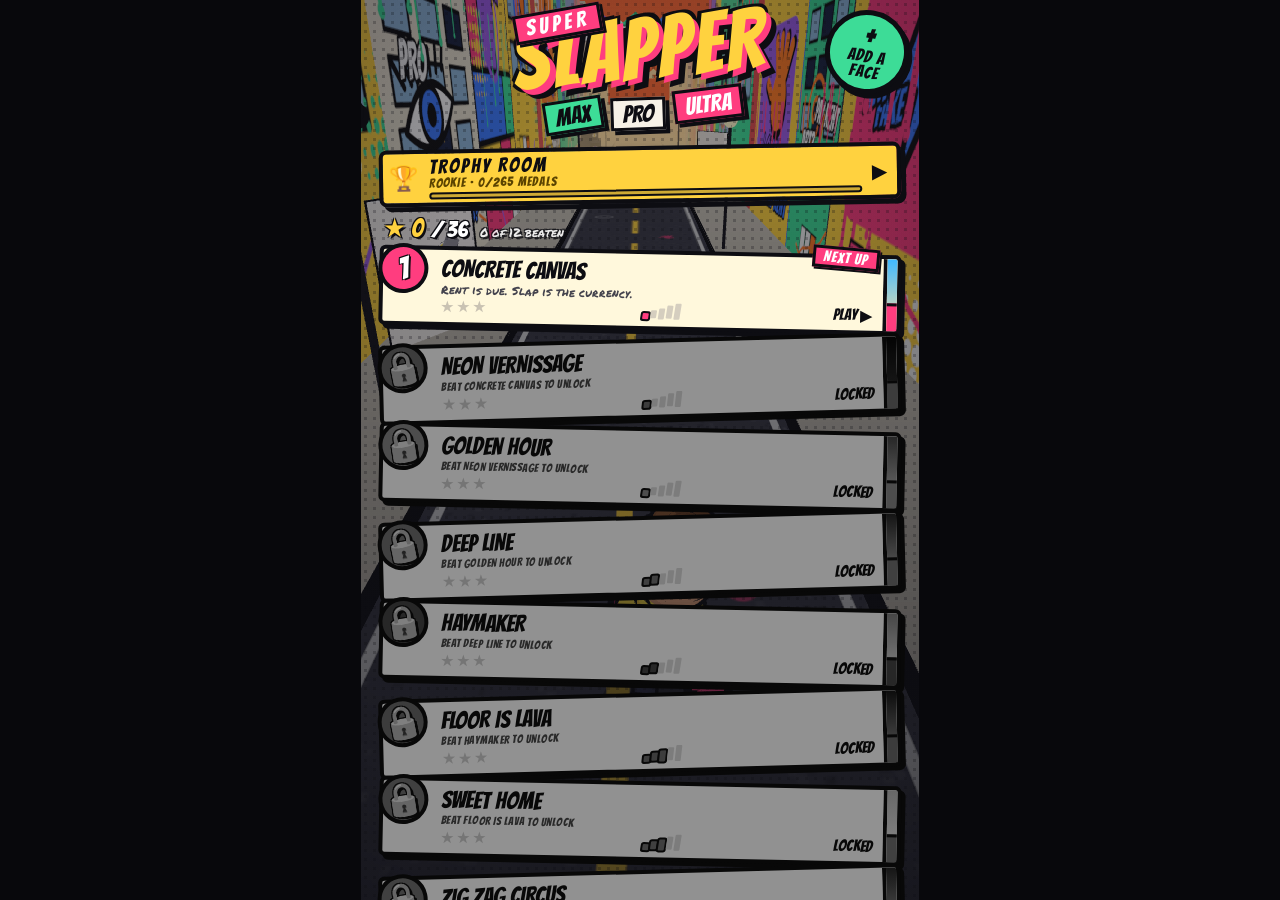
<file: index.html>
<!doctype html>
<html lang="en">
<head>
  <meta charset="utf-8" />
  <meta name="viewport" content="width=device-width, initial-scale=1, maximum-scale=1, user-scalable=no, viewport-fit=cover" />
  <meta name="theme-color" content="#111111" />
  <title>Super Slapper Max Pro Ultra</title>
  <meta name="description" content="Slap your way down the street. One thumb, twelve levels, a boss at the end of each. Free, no ads, nothing collected." />
  <!-- the web build: installable to a home screen, playable offline (public/manifest.webmanifest, public/sw.js) -->
  <link rel="manifest" href="manifest.webmanifest" />
  <link rel="icon" type="image/png" href="icons/favicon.png" />
  <link rel="apple-touch-icon" href="icons/apple-touch-icon.png" />
  <meta name="mobile-web-app-capable" content="yes" />
  <meta name="apple-mobile-web-app-capable" content="yes" />
  <meta name="apple-mobile-web-app-status-bar-style" content="black-translucent" />
  <meta name="apple-mobile-web-app-title" content="Slapper" />
  <meta property="og:title" content="Super Slapper Max Pro Ultra" />
  <meta property="og:description" content="Slap your way down the street. One thumb, twelve levels, a boss at the end of each." />
  <meta property="og:image" content="icons/icon-512.png" />
  <meta property="og:type" content="website" />
  <script type="module" crossorigin src="./assets/index-UpLVI9Vy.js"></script>
  <link rel="stylesheet" crossorigin href="./assets/index-1iw74Eny.css">
</head>
<body>
  <div id="app">
    <canvas id="c"></canvas>
    <div id="speedlines"></div>
    <div id="vignette"></div>
    <div id="fxlayer"></div>

    <div id="hud" class="hidden">
      <div id="topbar">
        <div id="hearts"></div>
        <div id="score">0</div>
        <button id="pauseBtn" aria-label="Pause">II</button>
      </div>
      <div id="progress"><div id="progressFill"></div><div id="progressEnd">☠</div></div>
      <div id="power" class="hidden"><div id="powerFill"></div><span id="powerLabel"></span></div>
      <div id="combo" class="hidden">
        <div id="comboNum">0</div><div id="comboLabel">COMBO</div>
        <div id="comboBar"><div id="comboFill"></div></div>
        <div id="mult">x1</div>
      </div>
      <div id="bossbar" class="hidden"><div id="bossName"></div><div class="bar"><div id="bossFill"></div></div></div>
      <div id="banner"></div>
      <div id="hint" class="hidden"><div class="thumb">☝</div>PUSH UP TO ADVANCE<br /><small>pull back to retreat · slide to aim and dodge</small></div>
    </div>

    <div id="menu" class="screen">
      <div class="title">
        <div class="t0">SUPER</div>
        <div class="t1">SLAPPER</div>
        <div class="t2"><span>MAX</span><span>PRO</span><span>ULTRA</span></div>
      </div>
      <button id="bFaces" class="sticker" aria-label="Put a face on the enemy"></button>
      <div id="levels"></div>
      <div class="toggles">
        <button id="tSound" class="chip"></button>
        <button id="tMusic" class="chip"></button>
        <button id="tHaptics" class="chip"></button>
      </div>
      <div id="version"></div>
      <a id="bPrivacy" href="privacy.html">PRIVACY POLICY</a>
    </div>

    <div id="faces" class="screen hidden" data-state="empty">
      <div id="fBooth">
        <img id="fPhoto" alt="" />
        <div class="guide"><i></i><span>ONE FACE · LOOKING AT YOU · GOOD LIGHT</span></div>
        <div class="scan"></div>
        <div id="fStamp"></div>
        <div class="taphint">TAP TO TEST-SLAP</div>
      </div>
      <div id="fRoster" class="hidden"></div>
      <button id="fClose" aria-label="Back">✕</button>
      <h2 class="ftitle">MAKE AN ENEMY</h2>
      <div class="fmsg"><b id="fHead"></b><p id="fBody"></p></div>
      <div id="fNameRow" class="hidden"><input id="fName" maxlength="10" placeholder="NAME THEM" autocomplete="off" autocapitalize="characters" spellcheck="false" enterkeyhint="done" /></div>
      <div id="fGender" class="hidden"><button data-g="m" class="chip">MALE</button><button data-g="f" class="chip">FEMALE</button><button data-g="any" class="chip">DOESN'T MATTER</button></div>
      <div id="fActions"></div>
      <p class="fine">Checked right here on this device. The game never sends the photo anywhere.<br />Only use people who are in on the joke. <a id="fPrivacy" href="privacy.html">Privacy policy</a></p>
      <input type="file" id="fPick" accept="image/*" hidden />
      <input type="file" id="fShoot" accept="image/*" capture="environment" hidden />
    </div>

    <div id="pause" class="screen hidden">
      <div class="panel">
        <h2>PAUSED</h2>
        <button id="bResume" class="btn">RESUME</button>
        <button id="bRestart" class="btn alt">RESTART</button>
        <button id="bQuit" class="btn alt">QUIT</button>
      </div>
    </div>

    <div id="result" class="screen hidden">
      <div class="panel">
        <h2 id="rTitle"></h2>
        <div id="rStars"></div>
        <div id="rScore"></div>
        <div id="rStats"></div>
        <button id="bNext" class="btn">NEXT LEVEL</button>
        <button id="bRetry" class="btn alt">RETRY</button>
        <button id="bMenu" class="btn alt">MENU</button>
      </div>
    </div>

    <div id="loading">LOADING…</div>
  </div>
</body>
</html>
</file>
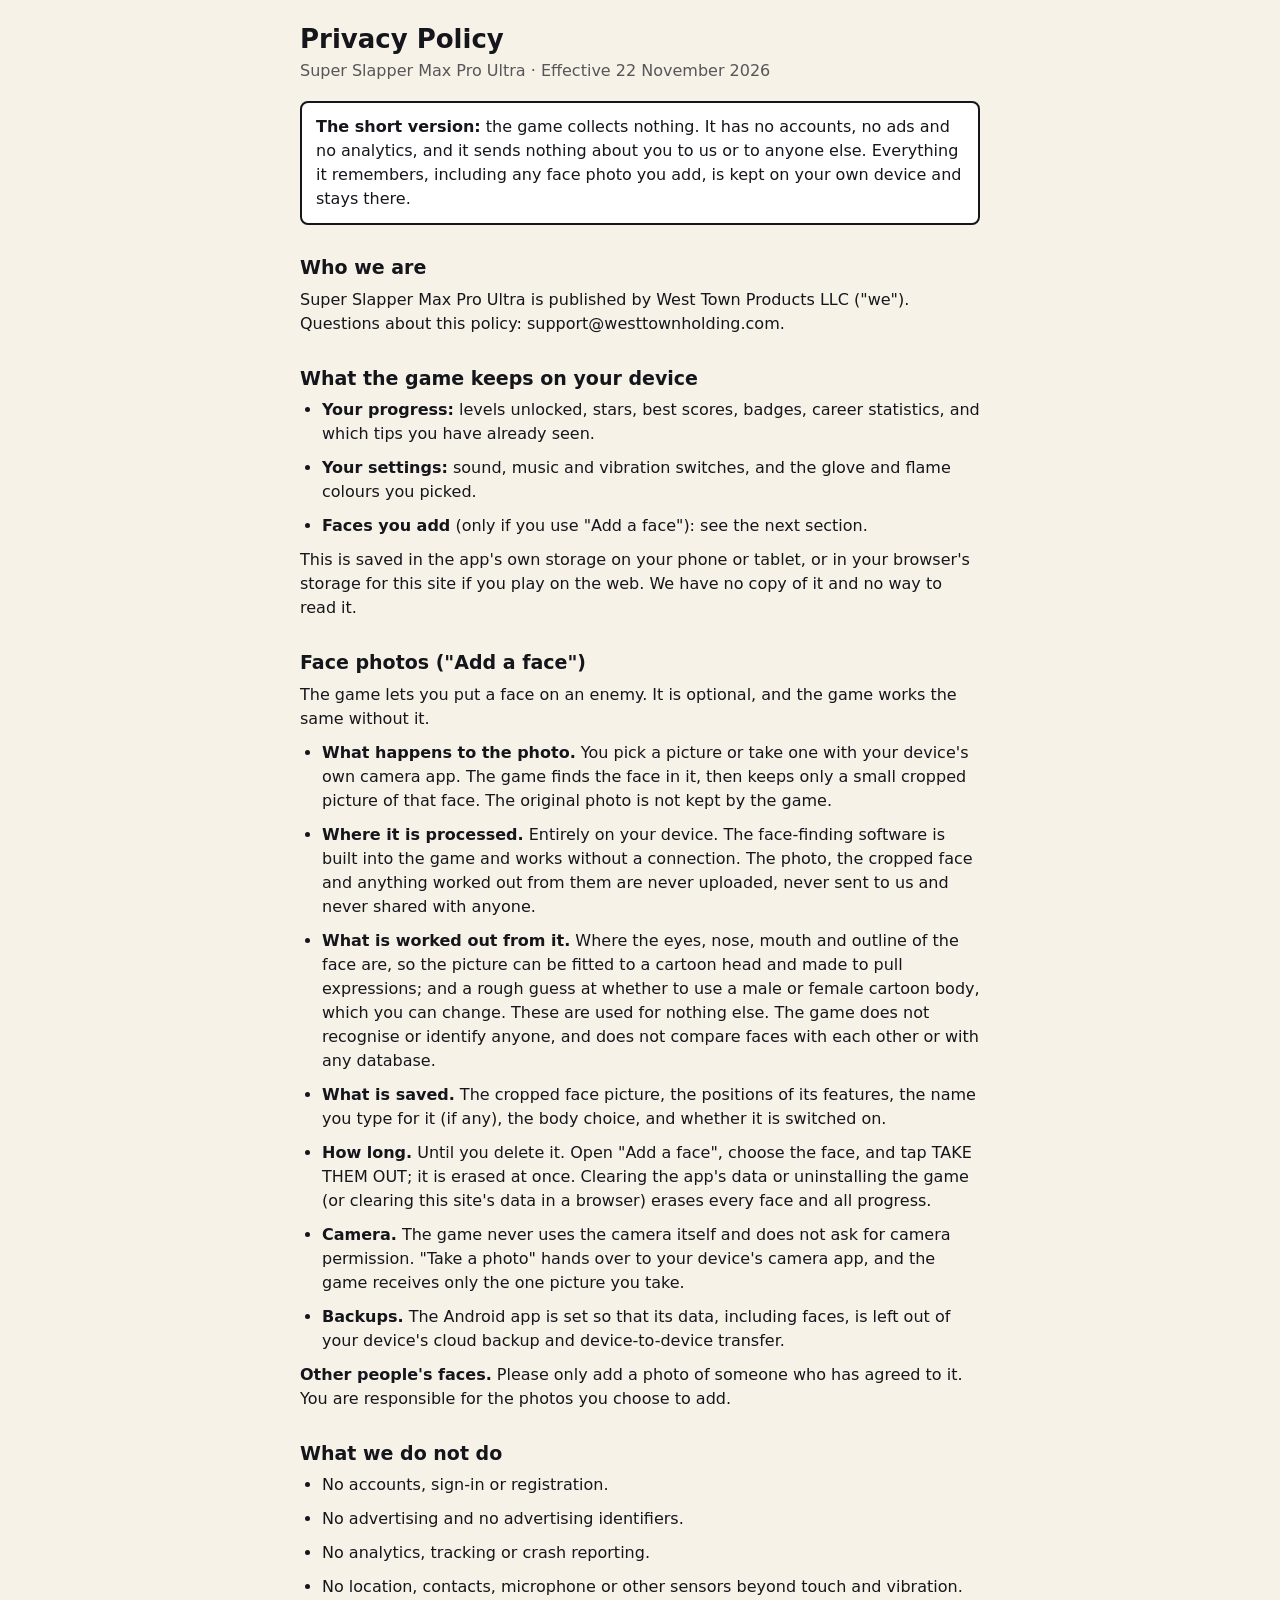
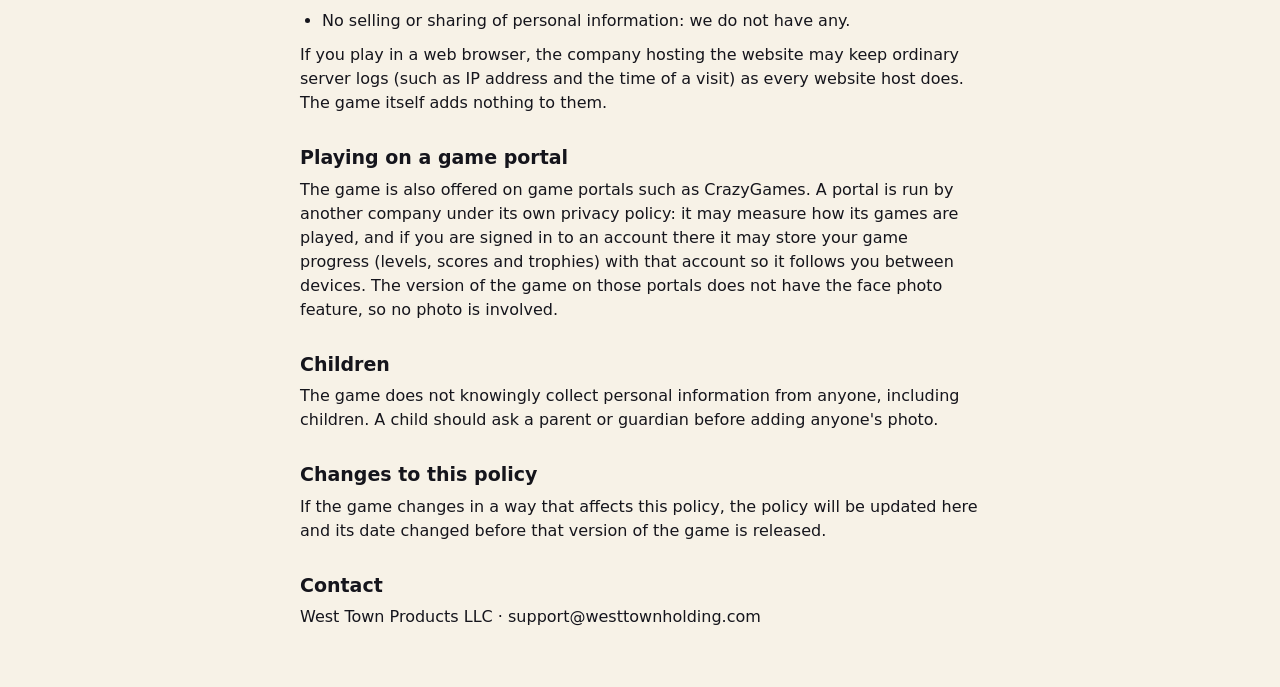
<file: privacy.html>
<!doctype html>
<html lang="en">
<head>
  <meta charset="utf-8" />
  <meta name="viewport" content="width=device-width, initial-scale=1" />
  <title>Privacy Policy · Super Slapper Max Pro Ultra</title>
  <style>
    body { margin: 0; padding: 24px 18px 48px; font: 16px/1.5 system-ui, -apple-system, "Segoe UI", Roboto, sans-serif; color: #15151c; background: #f7f2e7; }
    main { max-width: 680px; margin: 0 auto; }
    h1 { font-size: 26px; line-height: 1.2; margin: 0 0 4px; } h2 { font-size: 19px; margin: 28px 0 6px; }
    p, li { margin: 0 0 10px; } ul { padding-left: 22px; margin: 0 0 10px; } .date { opacity: .7; margin-bottom: 18px; }
    .short { padding: 12px 14px; background: #fff; border: 2px solid #15151c; border-radius: 8px; }
  </style>
</head>
<body>
<!-- The game shows everything inside <main> on its own PRIVACY screen (ui.js privacy), and this page is also what the
     stores link to. Keep it true: if the game ever starts sending anything anywhere, this has to change first. -->
<main>
  <h1>Privacy Policy</h1>
  <p class="date">Super Slapper Max Pro Ultra · Effective 22 November 2026</p>

  <p class="short"><b>The short version:</b> the game collects nothing. It has no accounts, no ads and no analytics, and it sends nothing about you to us or to anyone else. Everything it remembers, including any face photo you add, is kept on your own device and stays there.</p>

  <h2>Who we are</h2>
  <p>Super Slapper Max Pro Ultra is published by West Town Products LLC ("we"). Questions about this policy: support@westtownholding.com.</p>

  <h2>What the game keeps on your device</h2>
  <ul>
    <li><b>Your progress:</b> levels unlocked, stars, best scores, badges, career statistics, and which tips you have already seen.</li>
    <li><b>Your settings:</b> sound, music and vibration switches, and the glove and flame colours you picked.</li>
    <li><b>Faces you add</b> (only if you use "Add a face"): see the next section.</li>
  </ul>
  <p>This is saved in the app's own storage on your phone or tablet, or in your browser's storage for this site if you play on the web. We have no copy of it and no way to read it.</p>

  <h2>Face photos ("Add a face")</h2>
  <p>The game lets you put a face on an enemy. It is optional, and the game works the same without it.</p>
  <ul>
    <li><b>What happens to the photo.</b> You pick a picture or take one with your device's own camera app. The game finds the face in it, then keeps only a small cropped picture of that face. The original photo is not kept by the game.</li>
    <li><b>Where it is processed.</b> Entirely on your device. The face-finding software is built into the game and works without a connection. The photo, the cropped face and anything worked out from them are never uploaded, never sent to us and never shared with anyone.</li>
    <li><b>What is worked out from it.</b> Where the eyes, nose, mouth and outline of the face are, so the picture can be fitted to a cartoon head and made to pull expressions; and a rough guess at whether to use a male or female cartoon body, which you can change. These are used for nothing else. The game does not recognise or identify anyone, and does not compare faces with each other or with any database.</li>
    <li><b>What is saved.</b> The cropped face picture, the positions of its features, the name you type for it (if any), the body choice, and whether it is switched on.</li>
    <li><b>How long.</b> Until you delete it. Open "Add a face", choose the face, and tap TAKE THEM OUT; it is erased at once. Clearing the app's data or uninstalling the game (or clearing this site's data in a browser) erases every face and all progress.</li>
    <li><b>Camera.</b> The game never uses the camera itself and does not ask for camera permission. "Take a photo" hands over to your device's camera app, and the game receives only the one picture you take.</li>
    <li><b>Backups.</b> The Android app is set so that its data, including faces, is left out of your device's cloud backup and device-to-device transfer.</li>
  </ul>
  <p><b>Other people's faces.</b> Please only add a photo of someone who has agreed to it. You are responsible for the photos you choose to add.</p>

  <h2>What we do not do</h2>
  <ul>
    <li>No accounts, sign-in or registration.</li>
    <li>No advertising and no advertising identifiers.</li>
    <li>No analytics, tracking or crash reporting.</li>
    <li>No location, contacts, microphone or other sensors beyond touch and vibration.</li>
    <li>No selling or sharing of personal information: we do not have any.</li>
  </ul>
  <p>If you play in a web browser, the company hosting the website may keep ordinary server logs (such as IP address and the time of a visit) as every website host does. The game itself adds nothing to them.</p>

  <h2>Playing on a game portal</h2>
  <p>The game is also offered on game portals such as CrazyGames. A portal is run by another company under its own privacy policy: it may measure how its games are played, and if you are signed in to an account there it may store your game progress (levels, scores and trophies) with that account so it follows you between devices. The version of the game on those portals does not have the face photo feature, so no photo is involved.</p>

  <h2>Children</h2>
  <p>The game does not knowingly collect personal information from anyone, including children. A child should ask a parent or guardian before adding anyone's photo.</p>

  <h2>Changes to this policy</h2>
  <p>If the game changes in a way that affects this policy, the policy will be updated here and its date changed before that version of the game is released.</p>

  <h2>Contact</h2>
  <p>West Town Products LLC · support@westtownholding.com</p>
</main>
</body>
</html>
</file>
<file: assets/index-1iw74Eny.css>
@font-face{font-family:Bangers;font-style:normal;font-display:swap;font-weight:400;src:url(./bangers-vietnamese-400-normal-BbvBhFjQ.woff2)format("woff2"),url(./bangers-vietnamese-400-normal-Ll9rymNv.woff)format("woff");unicode-range:U+102-103,U+110-111,U+128-129,U+168-169,U+1A0-1A1,U+1AF-1B0,U+300-301,U+303-304,U+308-309,U+323,U+329,U+1EA0-1EF9,U+20AB}@font-face{font-family:Bangers;font-style:normal;font-display:swap;font-weight:400;src:url(./bangers-latin-ext-400-normal-7BLmjjiv.woff2)format("woff2"),url(./bangers-latin-ext-400-normal-CzVt_Cgx.woff)format("woff");unicode-range:U+100-2BA,U+2BD-2C5,U+2C7-2CC,U+2CE-2D7,U+2DD-2FF,U+304,U+308,U+329,U+1D00-1DBF,U+1E00-1E9F,U+1EF2-1EFF,U+2020,U+20A0-20AB,U+20AD-20C0,U+2113,U+2C60-2C7F,U+A720-A7FF}@font-face{font-family:Bangers;font-style:normal;font-display:swap;font-weight:400;src:url(./bangers-latin-400-normal-DeHY8Ncq.woff2)format("woff2"),url(./bangers-latin-400-normal-BAEm-Pv0.woff)format("woff");unicode-range:U+??,U+131,U+152-153,U+2BB-2BC,U+2C6,U+2DA,U+2DC,U+304,U+308,U+329,U+2000-206F,U+20AC,U+2122,U+2191,U+2193,U+2212,U+2215,U+FEFF,U+FFFD}@font-face{font-family:Permanent Marker;font-style:normal;font-display:swap;font-weight:400;src:url(./permanent-marker-latin-400-normal-BF23djCy.woff2)format("woff2"),url(./permanent-marker-latin-400-normal-BnZj5c41.woff)format("woff");unicode-range:U+??,U+131,U+152-153,U+2BB-2BC,U+2C6,U+2DA,U+2DC,U+304,U+308,U+329,U+2000-206F,U+20AC,U+2122,U+2191,U+2193,U+2212,U+2215,U+FEFF,U+FFFD}:root{--ink:#0d0d12;--pink:#ff3d7f;--yellow:#ffd23f;--mint:#3ddc97;--blue:#3d7bff;--paper:#f7f2e7}*{box-sizing:border-box;-webkit-tap-highlight-color:transparent;-webkit-user-select:none;user-select:none}html,body{overscroll-behavior:none;touch-action:none;color:#fff;background:#08080c;height:100%;margin:0;font-family:Bangers,Impact,sans-serif;overflow:hidden}body.portal #bFaces{display:none}#app{--k:1;zoom:var(--k);width:min(calc(100vw / var(--k)), calc(100dvh / var(--k) * .62));height:calc(100dvh / var(--k));background:#111;margin:auto;position:fixed;top:0;bottom:0;left:0;right:0;overflow:hidden}canvas#c{touch-action:none;width:100%;height:100%;display:block;position:absolute;top:0;bottom:0;left:0;right:0}.hidden{display:none!important}#loading{background:var(--ink);letter-spacing:3px;color:var(--yellow);z-index:50;place-items:center;font-size:42px;display:grid;position:absolute;top:0;bottom:0;left:0;right:0}.ink{text-shadow:3px 3px 0 var(--ink), -2px -2px 0 var(--ink), 2px -2px 0 var(--ink), -2px 2px 0 var(--ink), 0 4px 0 var(--ink)}button{cursor:pointer;font-family:inherit}#hud{pointer-events:none;padding:calc(env(safe-area-inset-top,0px) + 10px) 12px 12px;position:absolute;top:0;bottom:0;left:0;right:0}#topbar{justify-content:space-between;align-items:center;gap:8px;display:flex}#hearts{gap:3px;min-width:120px;font-size:26px;display:flex}#hearts span{color:#f24;text-shadow:2px 2px 0 var(--ink), -1px -1px 0 var(--ink), 1px -1px 0 var(--ink), -1px 1px 0 var(--ink);transition:transform .15s}#hearts span.off{color:#3a3a44;transform:scale(.8)}#score{letter-spacing:2px;color:var(--yellow);text-shadow:3px 3px 0 var(--ink), -2px -2px 0 var(--ink), 2px -2px 0 var(--ink), -2px 2px 0 var(--ink);font-size:38px}#pauseBtn{pointer-events:auto;border:4px solid var(--ink);background:var(--paper);width:44px;height:44px;color:var(--ink);box-shadow:3px 3px 0 var(--ink);border-radius:10px;font-size:22px;transform:rotate(3deg)}#progress{border:3px solid var(--ink);background:#0d0d12b3;border-radius:8px;height:14px;margin-top:8px;position:relative}#progressFill{background:repeating-linear-gradient(-45deg, var(--pink) 0 10px, var(--yellow) 10px 20px);border-radius:4px;width:0;height:100%}#progressEnd{color:#fff;text-shadow:2px 2px 0 var(--ink);font-size:22px;position:absolute;top:-10px;right:-4px}#power{border:3px solid var(--ink);background:#0d0d12b3;border-radius:6px;width:62%;height:20px;margin:8px auto 0;position:relative;overflow:hidden;transform:rotate(-1.5deg)}#powerFill{background:var(--yellow);height:100%}#power.frenzy #powerFill{background:var(--pink)}#power.double #powerFill{background:#00d8ff}#banner.double{color:#7df3ff;font-size:62px}#powerLabel{text-align:center;color:var(--ink);letter-spacing:1px;font-size:15px;line-height:15px;position:absolute;top:0;bottom:0;left:0;right:0}#combo{text-align:center;position:absolute;top:24%;right:10px;transform:rotate(6deg)}#comboNum{color:#fff;text-shadow:4px 4px 0 var(--pink), -2px -2px 0 var(--ink), 2px -2px 0 var(--ink), -2px 2px 0 var(--ink), 6px 6px 0 var(--ink);font-size:64px;line-height:.9}#comboLabel{color:var(--yellow);text-shadow:2px 2px 0 var(--ink), -1px -1px 0 var(--ink);letter-spacing:2px;font-size:20px}#comboBar{background:var(--ink);border-radius:4px;height:7px;margin:2px 0;overflow:hidden}#comboFill{background:var(--mint);height:100%}#mult{background:var(--yellow);color:var(--ink);border:3px solid var(--ink);box-shadow:3px 3px 0 var(--ink);padding:0 8px;font-size:26px;display:inline-block;transform:rotate(-8deg)}#combo.pulse{animation:.25s pulse}@keyframes pulse{to{transform:scale(1.12)}}#bossbar{left:12px;right:12px;top:calc(env(safe-area-inset-top,0px) + 92px);position:absolute}#bossName{color:#fff;letter-spacing:2px;text-shadow:3px 3px 0 #c0102a, -2px -2px 0 var(--ink), 2px -2px 0 var(--ink), -2px 2px 0 var(--ink);font-size:26px;transform:rotate(-2deg)}#bossbar .bar{border:4px solid var(--ink);height:20px;box-shadow:4px 4px 0 var(--ink);background:#2a0810;border-radius:4px}#bossFill{background:linear-gradient(#ff5066,#c0102a);width:100%;height:100%;transition:width .12s}#banner{text-align:center;pointer-events:none;opacity:0;font-size:76px;line-height:.95;position:absolute;top:34%;left:0;right:0}#banner.show{animation:1.5s both banner}#banner.frenzy{color:var(--pink)}#banner.glove{color:var(--yellow);font-size:50px}#banner.ko{color:#fff;font-size:130px}#banner.boss{color:#f24;font-size:64px}#banner{text-shadow:5px 5px 0 var(--ink), -3px -3px 0 var(--ink), 3px -3px 0 var(--ink), -3px 3px 0 var(--ink), 9px 9px 0 #00000080}@keyframes banner{0%{opacity:0;transform:scale(3)rotate(-14deg)}14%{opacity:1;transform:scale(1)rotate(-6deg)}80%{opacity:1;transform:scale(1.05)rotate(-6deg)}to{opacity:0;transform:scale(.7)rotate(-6deg)translateY(-30px)}}#hint{text-align:center;text-shadow:3px 3px 0 var(--ink), -2px -2px 0 var(--ink), 2px -2px 0 var(--ink), -2px 2px 0 var(--ink);font-size:30px;position:absolute;bottom:13%;left:0;right:0}#hint small{color:var(--yellow);font-size:18px}#hint .thumb{font-size:50px;animation:1.2s ease-in-out infinite swipe}@keyframes swipe{0%,to{transform:translateY(-6px)}50%{transform:translateY(-58px)}}#fxlayer{pointer-events:none;position:absolute;top:0;bottom:0;left:0;right:0;overflow:hidden}.pop{white-space:nowrap;animation:.7s cubic-bezier(.2,1.4,.4,1) both pop;position:absolute;transform:translate(-50%,-50%)}.pop.word{color:var(--yellow);text-shadow:3px 3px 0 var(--pink), -2px -2px 0 var(--ink), 2px -2px 0 var(--ink), -2px 2px 0 var(--ink), 5px 5px 0 var(--ink);font-size:46px}.pop.pts{color:#fff;text-shadow:2px 2px 0 var(--ink), -2px -2px 0 var(--ink), 2px -2px 0 var(--ink), -2px 2px 0 var(--ink);font-size:28px;animation-duration:.9s}.pop.hurt{color:#f24;text-shadow:3px 3px 0 #fff, 5px 5px 0 var(--ink)}.pop.heal{color:var(--mint)}.pop.crowd{color:#fff;text-shadow:2px 2px 0 var(--blue), -2px -2px 0 var(--ink), 2px -2px 0 var(--ink), -2px 2px 0 var(--ink), 3px 3px 0 var(--ink);font-size:22px;animation-duration:1.4s}.pop.crowd.boo{color:#ff9ecb;text-shadow:2px 2px 0 #c8102e, -2px -2px 0 var(--ink), 2px -2px 0 var(--ink), -2px 2px 0 var(--ink), 3px 3px 0 var(--ink)}@keyframes pop{0%{opacity:0;transform:translate(-50%, -50%) scale(.2) rotate(var(--rot))}25%{opacity:1;transform:translate(-50%, -80%) scale(1.25) rotate(var(--rot))}70%{opacity:1;transform:translate(-50%, -120%) scale(1) rotate(var(--rot))}to{opacity:0;transform:translate(-50%, -190%) scale(.8) rotate(var(--rot))}}#splat{pointer-events:none;opacity:0;--c:#ff3d7f;background:radial-gradient(circle at 30% 34%, var(--c) 0 13%, transparent 13.5%), radial-gradient(circle at 44% 27%, var(--c) 0 7%, transparent 7.5%), radial-gradient(circle at 68% 48%, var(--c) 0 16%, transparent 16.5%), radial-gradient(circle at 57% 63%, var(--c) 0 6%, transparent 6.5%), radial-gradient(circle at 22% 58%, var(--c) 0 8%, transparent 8.5%), radial-gradient(circle at 80% 30%, var(--c) 0 5%, transparent 5.5%);position:absolute;top:0;bottom:0;left:0;right:0}#splat.on{animation:1.5s ease-in both splat}@keyframes splat{0%{opacity:.7;transform:scale(.6)}8%{transform:scale(1)}45%{opacity:.55;transform:translateY(0)}to{opacity:0;transform:translateY(9%)}}#stick{pointer-events:none;opacity:0;width:0;height:0;transition:opacity .15s;position:absolute;top:0;left:0}#stick.on{opacity:.75}#stick i{border:4px solid var(--ink);background:#f7f2e738;border-radius:50%;width:82px;height:82px;position:absolute;top:-41px;left:-41px;box-shadow:0 0 0 2px #ffffff80}#stick i:before,#stick i:after{content:"";border:9px solid #0000;margin-left:-9px;position:absolute;left:50%}#stick i:before{border-bottom-color:var(--yellow);top:-30px}#stick i:after{border-top-color:var(--yellow);bottom:-30px}#stick b{background:var(--pink);border:4px solid var(--ink);border-radius:50%;width:46px;height:46px;position:absolute;top:0;left:0;transform:translate(-50%,-50%)}#impact{pointer-events:none;opacity:0;--x:50%;--y:45%;position:absolute;top:0;bottom:0;left:0;right:0}#impact:before,#impact:after{content:"";position:absolute;top:0;bottom:0;left:0;right:0}#impact:before{background:#fff}#impact:after{background:repeating-conic-gradient(from 3deg at var(--x) var(--y), #0d0d12 0 2.2deg, transparent 2.2deg 7deg, #0d0d12 7deg 8deg, transparent 8deg 15deg);-webkit-mask-image:radial-gradient(circle at var(--x) var(--y), transparent 16%, #000 46%);-webkit-mask-image:radial-gradient(circle at var(--x) var(--y), transparent 16%, #000 46%);mask-image:radial-gradient(circle at var(--x) var(--y), transparent 16%, #000 46%)}#impact.on{animation:.55s linear both impactAll}#impact.on:before{animation:.55s linear both impactFlash}@keyframes impactAll{0%{opacity:1}55%{opacity:1}to{opacity:0}}@keyframes impactFlash{0%{opacity:1}14%{opacity:.9}30%{opacity:0}to{opacity:0}}#banner.finisher{color:#fff;text-shadow:5px 5px 0 var(--pink), -3px -3px 0 var(--ink), 3px -3px 0 var(--ink), -3px 3px 0 var(--ink), 10px 10px 0 var(--ink);font-size:72px}#focus{pointer-events:none;opacity:0;background:radial-gradient(at 50% 56%,#0000 32%,#080414b8 100%);transition:opacity .28s;position:absolute;top:0;bottom:0;left:0;right:0}#focus.on{opacity:1;transition-duration:80ms}#vignette{pointer-events:none;opacity:0;background:radial-gradient(#0000 45%,#ff1432bf 100%);position:absolute;top:0;bottom:0;left:0;right:0}#vignette.hit{animation:.5s vig}@keyframes vig{0%{opacity:1}to{opacity:0}}#speedlines{pointer-events:none;opacity:0;background:repeating-conic-gradient(at 50% 62%,#0000 0deg 7deg,#ffffff38 7deg 8deg);transition:opacity .25s;position:absolute;top:-20%;bottom:-20%;left:-20%;right:-20%;-webkit-mask-image:radial-gradient(circle at 50% 62%,#0000 34%,#000 75%);mask-image:radial-gradient(circle at 50% 62%,#0000 34%,#000 75%)}#speedlines.on{opacity:1;animation:1.2s linear infinite spin}@keyframes spin{to{transform:rotate(8deg)}}.screen{padding:calc(env(safe-area-inset-top,0px) + 28px) 18px 18px;background:radial-gradient(#0d0d1240 1.5px,#0000 1.6px) 0 0/9px 9px,linear-gradient(#0d0d1259,#0d0d12b8);flex-direction:column;align-items:center;display:flex;position:absolute;top:0;bottom:0;left:0;right:0;overflow-y:auto}.title{text-align:center;margin-top:3dvh;position:relative;transform:rotate(-5deg)}.t0{z-index:1;color:#fff;background:var(--pink);border:4px solid var(--ink);box-shadow:4px 4px 0 var(--ink);letter-spacing:4px;padding:2px 12px 0;font-size:min(8vw,36px);line-height:1;position:absolute;top:-.55em;left:2%;transform:rotate(-5deg)}.t1{color:var(--yellow);letter-spacing:3px;text-shadow:5px 5px 0 var(--pink), -3px -3px 0 var(--ink), 3px -3px 0 var(--ink), -3px 3px 0 var(--ink), 10px 10px 0 var(--ink);font-size:min(27vw,16dvh,122px);line-height:.85}.t2{justify-content:center;gap:8px;margin-top:12px;display:flex}.t2 span{border:4px solid var(--ink);color:var(--ink);box-shadow:4px 4px 0 var(--ink);padding:2px 12px;font-size:min(8.5vw,38px)}.t2 span:first-child{background:var(--mint);transform:rotate(-4deg)}.t2 span:nth-child(2){background:var(--paper);transform:rotate(3deg)translateY(4px)}.t2 span:nth-child(3){background:var(--pink);color:#fff;transform:rotate(-2deg)}#levels{flex-direction:column;gap:14px;width:100%;margin-top:6dvh;display:flex}.level{text-align:left;border:5px solid var(--ink);background:var(--paper);width:100%;color:var(--ink);box-shadow:6px 6px 0 var(--ink);border-radius:6px;padding:12px 14px 12px 74px;font-size:30px;line-height:1;display:block;position:relative}.level:nth-child(odd){transform:rotate(-1.5deg)}.level:nth-child(2n){transform:rotate(1.2deg)}.level:active{box-shadow:2px 2px 0 var(--ink);transform:translate(4px,4px)}.level .num{color:#fff;background:var(--pink);border:5px solid var(--ink);width:66px;height:66px;text-shadow:2px 2px 0 var(--ink);border-radius:50%;place-items:center;font-size:44px;display:grid;position:absolute;top:-8px;left:-6px;transform:rotate(-10deg)}.level:nth-child(2n) .num{background:var(--blue)}.level small{color:#44434d;margin-top:5px;font-family:Permanent Marker,cursive;font-size:14px;display:block}.level .meta{justify-content:space-between;margin-top:6px;font-size:20px;display:flex}.level .stars{color:#c9c2b2;letter-spacing:2px}.level .stars b{color:#ff9f1c;font-weight:400}.level.locked{filter:grayscale()brightness(.6)}.toggles{gap:10px;margin-top:auto;padding-top:18px;display:flex}.chip{border:4px solid var(--ink);background:var(--yellow);color:var(--ink);box-shadow:3px 3px 0 var(--ink);border-radius:20px;padding:6px 12px;font-size:18px}.chip.off{color:#c8c8d0;background:#5b5b66}#version{opacity:.7;margin-top:10px;padding:6px 20px;font-family:Permanent Marker,cursive;font-size:12px}.panel{background:var(--paper);width:100%;color:var(--ink);border:6px solid var(--ink);box-shadow:9px 9px 0 var(--ink);text-align:center;flex-direction:column;gap:12px;margin:auto;padding:22px 18px;animation:.35s cubic-bezier(.2,1.5,.4,1) drop;display:flex;transform:rotate(-1.5deg)}@keyframes drop{0%{opacity:0;transform:rotate(8deg)scale(.5)}}.panel h2{color:var(--pink);text-shadow:3px 3px 0 var(--ink);letter-spacing:2px;margin:0;font-size:62px;font-weight:400;line-height:1}.panel h2.lose{color:#5b5b66}#rStars{color:#c9c2b2;font-size:62px;line-height:1}#rStars b{color:#ff9f1c;text-shadow:3px 3px 0 var(--ink);font-weight:400;animation:.4s cubic-bezier(.2,1.8,.4,1) both starIn;display:inline-block}#rStars b:nth-child(2){animation-delay:.25s}#rStars b:nth-child(3){animation-delay:.5s}@keyframes starIn{0%{transform:scale(0)rotate(-180deg)}}#rScore{font-size:54px;line-height:1}#rStats{color:#44434d;font-family:Permanent Marker,cursive;font-size:15px;line-height:1.6}.btn{border:5px solid var(--ink);background:var(--pink);color:#fff;box-shadow:5px 5px 0 var(--ink);text-shadow:2px 2px 0 var(--ink);letter-spacing:2px;border-radius:6px;padding:8px;font-size:34px}.btn.alt{background:var(--paper);color:var(--ink);text-shadow:none;font-size:26px}.btn:active{box-shadow:2px 2px 0 var(--ink);transform:translate(3px,3px)}.lil-gui.root{z-index:99;--width:270px;max-height:100%;font-family:system-ui,-apple-system,BlinkMacSystemFont,Segoe UI,Roboto,Noto Sans,Ubuntu,Cantarell,Helvetica Neue,sans-serif;position:absolute;top:0;right:0}.bubble{pointer-events:none;--s:1;--rot:0deg;width:0;height:0;position:absolute}.bubble .bw{transform:translateX(-50%) scale(var(--s)) rotate(var(--rot));transform-origin:50% 100%;position:absolute;bottom:12px;left:0}.bubble .b{width:max-content;max-width:190px;color:var(--ink);border:4px solid var(--ink);box-shadow:4px 4px 0 var(--ink);letter-spacing:.5px;text-align:center;transform-origin:50% 100%;background:#fff;border-radius:16px;padding:5px 12px 3px;font-size:22px;line-height:1.05;animation:.2s cubic-bezier(.2,1.7,.4,1) both bubbleIn;position:relative}.bubble .b:before,.bubble .b:after{content:"";border:solid #0000;position:absolute;left:50%}.bubble .b:before{border-width:13px 11px 0;border-top-color:var(--ink);margin-left:-11px;bottom:-17px}.bubble .b:after{border-width:9px 7px 0;border-top-color:#fff;margin-left:-7px;bottom:-9px}.bubble .b i{visibility:hidden;font-style:normal}.bubble.out .b{animation:.18s ease-in both bubbleOut}.bubble.shout .b{background:var(--yellow);font-size:26px}.bubble.shout .b:after{border-top-color:var(--yellow)}.bubble.laugh .b{background:var(--mint);font-size:20px}.bubble.laugh .b:after{border-top-color:var(--mint)}.bubble.fear .b{background:#cfe8ff;font-size:19px;animation:.2s both bubbleIn,90ms linear .2s infinite tremble}.bubble.fear .b:after{border-top-color:#cfe8ff}.bubble.mime .b{color:#55545e;box-shadow:none;border-style:dashed;font-family:Permanent Marker,cursive;font-size:15px}.bubble.chant .b{background:var(--pink);color:#fff;text-shadow:2px 2px 0 var(--ink);padding:2px 12px 0;font-size:34px;animation:.12s cubic-bezier(.2,2,.4,1) both bubbleIn}.bubble.chant .b:after{border-top-color:var(--pink)}@keyframes bubbleIn{0%{transform:scale(0)rotate(-12deg)}to{transform:scale(1)}}@keyframes bubbleOut{to{opacity:0;transform:scale(0)}}@keyframes tremble{0%{translate:-1.5px}50%{translate:1.5px}to{translate:-1.5px}}#frenzyBtn{right:12px;bottom:calc(env(safe-area-inset-bottom,0px) + 22px);border:5px solid var(--ink);pointer-events:auto;color:#fff;--p:0;background:conic-gradient(var(--pink) calc(var(--p) * 360deg), #0d0d12b8 0);width:96px;height:96px;box-shadow:4px 4px 0 var(--ink);touch-action:none;border-radius:50%;padding:0;position:absolute;transform:rotate(-6deg)}#frenzyBtn i{border:3px solid var(--ink);background:#23232c;border-radius:50%;position:absolute;top:9px;bottom:9px;left:9px;right:9px}#frenzyBtn b,#frenzyBtn span{text-align:center;text-shadow:2px 2px 0 var(--ink);font-weight:400;position:absolute;left:0;right:0}#frenzyBtn b{letter-spacing:1px;color:#8d8d99;font-size:17px;top:26px}#frenzyBtn span{color:#c8c8d0;font-size:22px;top:46px}#frenzyBtn.ready{background:conic-gradient(var(--yellow), var(--pink), var(--mint), var(--yellow));animation:.45s ease-in-out infinite alternate fready}#frenzyBtn.ready i{background:var(--pink)}#frenzyBtn.ready b{color:#fff}#frenzyBtn.ready span{color:var(--yellow);font-size:28px;top:44px}#frenzyBtn.active{opacity:.45}#frenzyBtn.active span{color:var(--mint)}#frenzyBtn.nope{animation:.3s fnope}@keyframes fready{0%{transform:rotate(-6deg)scale(1)}to{transform:rotate(4deg)scale(1.16)}}@keyframes fnope{0%,to{transform:rotate(-6deg)translate(0)}25%{transform:rotate(-6deg)translate(-7px)}75%{transform:rotate(-6deg)translate(7px)}}#mash{pointer-events:none;flex-direction:column;align-items:center;gap:8px;display:flex;position:absolute;top:30%;left:0;right:0}#mash .mtitle{color:#fff;text-shadow:5px 5px 0 var(--pink), -3px -3px 0 var(--ink), 3px -3px 0 var(--ink), -3px 3px 0 var(--ink), 9px 9px 0 var(--ink);font-size:78px;line-height:.9;animation:80ms linear infinite mshake;transform:rotate(-5deg)}#mash .mtitle.slam{animation:.3s cubic-bezier(.2,1.8,.4,1) mslam,80ms linear .3s infinite mshake}#mash .mring{--p:0;--c:#fff;border:6px solid var(--ink);width:150px;height:150px;box-shadow:5px 5px 0 var(--ink);background:conic-gradient(var(--c) calc(var(--p) * 360deg), #0d0d12cc 0);border-radius:50%;place-items:center;display:grid}#mash .mring.hit{animation:.12s mhit}#mash .mcount{background:var(--paper);border:5px solid var(--ink);width:104px;height:104px;color:var(--ink);border-radius:50%;place-items:center;font-size:62px;display:grid}#mash .mtiers{gap:8px;display:flex}#mash .mtiers span{border:4px solid var(--ink);color:#c8c8d0;box-shadow:3px 3px 0 var(--ink);background:#5b5b66;padding:1px 10px 0;font-size:24px;transform:rotate(-3deg)}#mash .mtiers span:nth-child(2){transform:rotate(2deg)}#mash .mtiers span small{opacity:.8;margin-left:5px;font-size:13px}#mash .mtiers span.on{background:var(--c);color:var(--ink);transform:rotate(-3deg)scale(1.18)}#mash .mtime{border:3px solid var(--ink);background:#0d0d12bf;border-radius:6px;width:56%;height:12px;overflow:hidden}#mash .mtime i{background:var(--yellow);width:100%;height:100%;display:block}#mash .msub{color:var(--yellow);text-shadow:2px 2px 0 var(--ink), -1px -1px 0 var(--ink);letter-spacing:1px;font-size:20px}@keyframes mshake{0%{translate:-2px 1px}50%{translate:2px -1px}to{translate:-2px 1px}}@keyframes mslam{0%{transform:rotate(-5deg)scale(2.6)}to{transform:rotate(-5deg)scale(1)}}@keyframes mhit{0%{transform:scale(1.18)}to{transform:scale(1)}}#banner.tier0{color:var(--mint)}#banner.tier1{color:var(--yellow)}#banner.tier2{color:var(--pink);font-size:64px}#cine{z-index:20;touch-action:none;position:absolute;top:0;bottom:0;left:0;right:0}#cine.out{opacity:0;pointer-events:none;transition:opacity .25s}#cine .bar{background:var(--ink);height:9%;transition:transform .28s ease-out;position:absolute;left:0;right:0}#cine .bar.top{top:0;transform:translateY(-100%)}#cine .bar.bot{bottom:0;transform:translateY(100%)}#cine.in .bar{transform:none}#cine .dlg{background:var(--paper);min-height:108px;color:var(--ink);border:5px solid var(--ink);box-shadow:6px 6px 0 var(--ink);border-radius:10px;padding:24px 16px 16px;position:absolute;bottom:calc(9% + 16px);left:12px;right:12px;transform:rotate(-1deg)}#cine .who{border:4px solid var(--ink);letter-spacing:1px;color:var(--ink);box-shadow:3px 3px 0 var(--ink);padding:2px 12px 0;font-size:22px;position:absolute;top:-21px;right:14px;transform:rotate(3deg)}#cine .dlg.left .who{left:14px;right:auto;transform:rotate(-3deg)}#cine .txt{letter-spacing:.5px;font-size:25px;line-height:1.12}#cine .txt i{visibility:hidden;font-style:normal}#cine .next{opacity:0;font-size:18px;position:absolute;bottom:5px;right:12px}#cine .dlg.done .next{animation:.7s steps(2,end) infinite cblink}@keyframes cblink{0%{opacity:1}50%{opacity:0}to{opacity:1}}#cine .skip{right:12px;top:calc(env(safe-area-inset-top,0px) + 12px);letter-spacing:1px;background:var(--paper);color:var(--ink);border:4px solid var(--ink);border-radius:18px;padding:4px 14px 2px;font-size:19px;position:absolute}#cine .card{text-align:center;color:var(--yellow);opacity:0;pointer-events:none;text-shadow:5px 5px 0 var(--pink), -3px -3px 0 var(--ink), 3px -3px 0 var(--ink), -3px 3px 0 var(--ink), 10px 10px 0 var(--ink);font-size:92px;line-height:.9;position:absolute;top:34%;left:0;right:0}#cine .card.show{animation:1.4s both banner}#hyper{text-align:center;pointer-events:none;--k:0;position:absolute;transform:translate(-50%,-100%)}#hyper b{font-weight:400;font-size:calc(54px + var(--k) * 46px);color:color-mix(in srgb, var(--yellow), var(--pink) calc(var(--k) * 100%));text-shadow:4px 4px 0 var(--ink), -3px -3px 0 var(--ink), 3px -3px 0 var(--ink), -3px 3px 0 var(--ink), 7px 7px 0 var(--ink);line-height:.85;display:block}#hyper span{letter-spacing:2px;color:#fff;text-shadow:2px 2px 0 var(--ink), -2px -2px 0 var(--ink), 2px -2px 0 var(--ink), -2px 2px 0 var(--ink);font-size:20px}#hyper.tick b{animation:.11s ease-out hpop}#hyper.full span{color:var(--pink);white-space:nowrap;font-size:30px}#hyper.done b{animation:.6s cubic-bezier(.2,1.8,.4,1) both hdone}@keyframes hpop{0%{transform:scale(1.5)rotate(-8deg)}to{transform:scale(1)rotate(0)}}@keyframes hdone{0%{transform:scale(2.2)rotate(-12deg)}60%{opacity:1;transform:scale(1.15)rotate(4deg)}to{opacity:0;transform:scale(1.3)rotate(4deg)}}#banner.up{font-size:44px;top:15%}.sticker{right:10px;top:calc(env(safe-area-inset-top,0px) + 10px);border:5px solid var(--ink);background:var(--mint);width:84px;height:84px;color:var(--ink);box-shadow:4px 4px 0 var(--ink);z-index:2;border-radius:50%;place-items:center;padding:0;animation:2.6s ease-in-out infinite sticker;display:grid;position:absolute;overflow:hidden;transform:rotate(9deg)}.sticker i{font-size:34px;font-style:normal;line-height:1;position:absolute;top:2px}.sticker span{letter-spacing:1px;margin-top:24px;font-size:17px;line-height:.95}.sticker.has{background:var(--paper)}.sticker.has canvas{width:100%;height:100%;position:absolute;top:0;bottom:0;left:0;right:0}.sticker.has span{background:var(--pink);color:#fff;border-top:3px solid var(--ink);white-space:nowrap;margin:0;padding:2px 0 5px;font-size:14px;position:absolute;bottom:0;left:0;right:0;overflow:hidden}.sticker:active{transform:rotate(9deg)scale(.94)}@keyframes sticker{0%,86%,to{rotate:0deg}90%{rotate:-9deg}94%{rotate:7deg}97%{rotate:-3deg}}#faces{padding-top:calc(env(safe-area-inset-top,0px) + 16px);background:0 0;gap:10px;overflow:hidden}#faces>*{z-index:2;position:relative}#fBooth{aspect-ratio:1;border:6px solid var(--ink);width:min(68vw,34dvh,280px);box-shadow:0 0 0 5px var(--paper), 0 0 0 10px var(--ink), 0 0 0 2000px #0d0d12db;border-radius:10px;flex:none;order:2;overflow:visible;transform:rotate(-2deg);z-index:1!important}.ftitle{color:var(--yellow);letter-spacing:2px;text-shadow:4px 4px 0 var(--pink), -2px -2px 0 var(--ink), 2px -2px 0 var(--ink), -2px 2px 0 var(--ink), 7px 7px 0 var(--ink);order:1;margin:0 0 8px 46px;font-size:min(10.5vw,44px);font-weight:400;line-height:1;transform:rotate(-3deg)}#fClose{left:12px;top:calc(env(safe-area-inset-top,0px) + 12px);border:4px solid var(--ink);background:var(--paper);width:44px;height:44px;color:var(--ink);box-shadow:3px 3px 0 var(--ink);border-radius:10px;font-size:22px;z-index:3!important;position:absolute!important}#fPhoto{object-fit:cover;border-radius:4px;width:100%;height:100%;display:none;position:absolute;top:0;bottom:0;left:0;right:0}#faces[data-state=checking] #fPhoto,#faces[data-state=rejected] #fPhoto,#faces[data-state=ask] #fPhoto{display:block}#faces[data-state=rejected] #fPhoto{filter:grayscale(.8)brightness(.6)}#fBooth .guide{background:repeating-linear-gradient(45deg,#2b2b36 0 14px,#32323f 14px 28px);border-radius:4px;place-items:center;display:none;position:absolute;top:0;bottom:0;left:0;right:0}#faces[data-state=empty] .guide{display:grid}.guide i{border:5px dashed var(--yellow);border-radius:50% 50% 46% 46%/44% 44% 56% 56%;width:46%;height:60%;margin-top:-12%}.guide span{text-align:center;letter-spacing:.5px;white-space:nowrap;color:var(--yellow);text-shadow:2px 2px 0 var(--ink);font-size:min(3.4vw,14px);position:absolute;bottom:8px;left:0;right:0}#fBooth .scan{background:linear-gradient(#0000,#3ddc978c 80%,#fff);height:26%;display:none;position:absolute;top:-26%;left:0;right:0}#faces[data-state=checking] .scan{animation:1.1s linear infinite scan;display:block}#faces[data-state=checking] #fBooth{overflow:hidden}@keyframes scan{to{top:100%}}#fStamp{letter-spacing:2px;color:#fff;border:5px solid var(--ink);box-shadow:4px 4px 0 var(--ink);background:#e3122d;padding:2px 12px;font-size:34px;position:absolute;top:-16px;right:-14px;transform:rotate(12deg)}#fStamp:empty{display:none}#faces[data-state=ask] #fStamp{background:var(--mint);color:var(--ink)}.taphint{text-align:center;letter-spacing:1px;color:#fff;text-shadow:2px 2px 0 var(--ink), -1px -1px 0 var(--ink);pointer-events:none;font-size:15px;display:none;position:absolute;bottom:6px;left:0;right:0}#faces[data-state=ready] .taphint,#faces[data-state=saved] .taphint{animation:1.2s ease-in-out infinite ftap;display:block}@keyframes ftap{50%{opacity:.35}}#faces[data-state=ready] #fBooth,#faces[data-state=saved] #fBooth{cursor:pointer}.fmsg{text-align:center;order:3;max-width:340px;margin-top:14px}.fmsg b{color:#fff;letter-spacing:1px;text-shadow:3px 3px 0 var(--ink), -2px -2px 0 var(--ink), 2px -2px 0 var(--ink), -2px 2px 0 var(--ink);font-size:min(8vw,32px);font-weight:400;line-height:1;display:block}.fmsg p{color:#f1ecdf;margin:8px 0 0;font-family:Permanent Marker,cursive;font-size:15px;line-height:1.3}#faces[data-state=rejected] .fmsg b{color:#ff6b8b}#fNameRow{order:4}#fName{letter-spacing:2px;text-align:center;width:220px;color:var(--ink);background:var(--paper);border:5px solid var(--ink);box-shadow:4px 4px 0 var(--ink);-webkit-user-select:text;user-select:text;border-radius:6px;outline:none;padding:6px 10px;font-family:inherit;font-size:28px}#fName::placeholder{color:#a9a294}#fGender{flex-wrap:wrap;order:5;justify-content:center;gap:8px;display:flex}#fGender .chip{font-size:17px}#faces[data-state=ask] #fGender .chip{background:var(--mint);padding:9px 14px;font-size:22px}#fActions{flex-direction:column;order:6;gap:10px;width:100%;max-width:340px;margin-top:4px;display:flex}#fActions .btn{font-size:28px}#fActions .btn.alt{font-size:22px}.fine{text-align:center;opacity:.75;order:7;margin:auto 0 0;font-family:Permanent Marker,cursive;font-size:11.5px;line-height:1.35}#stacks{justify-content:center;gap:6px;min-height:0;margin-top:7px;display:flex}#stacks span{letter-spacing:1px;border:3px solid var(--ink);color:var(--ink);box-shadow:2px 2px 0 var(--ink);white-space:nowrap;border-radius:12px;padding:1px 8px 2px;font-size:14px;transform:rotate(-2deg)}#stacks span:nth-child(2n){transform:rotate(2deg)}#stacks .g{background:var(--yellow)}#stacks .d{background:#00d8ff}#stacks .s{background:#ff7b25}#stacks .h{background:#b388ff}#stacks b{background:var(--ink);color:#fff;border-radius:8px;margin-left:5px;padding:0 5px;font-weight:400}#stacks .many{animation:.3s cubic-bezier(.2,1.8,.4,1) stackpop}@keyframes stackpop{0%{scale:1.5}to{scale:1}}#power.back #powerFill,#stacks .b{background:var(--mint)}#banner.back{color:#7dffc0;font-size:60px}#speedlines.whip{opacity:1;animation:.5s linear infinite spin}#flash{opacity:0;pointer-events:none;background:#fff;position:absolute;top:0;bottom:0;left:0;right:0}#flash.on{animation:.38s ease-out flash}@keyframes flash{0%{opacity:.95}to{opacity:0}}#turn{pointer-events:none;position:absolute;top:0;bottom:0;left:0;right:0}#turn .th{text-align:center;letter-spacing:2px;color:var(--yellow);text-shadow:3px 3px 0 var(--ink), -2px -2px 0 var(--ink), 2px -2px 0 var(--ink), -2px 2px 0 var(--ink), 6px 6px 0 var(--ink);font-size:min(9vw,36px);animation:.5s ease-in-out infinite alternate turnhead;position:absolute;top:17%;left:0;right:0}#turn>div{border:5px solid var(--ink);background:var(--yellow);width:45%;color:var(--ink);box-shadow:5px 5px 0 var(--ink);text-align:center;opacity:.5;filter:saturate(.5);border-radius:14px;flex-direction:column;align-items:center;gap:2px;padding:8px 6px 10px;transition:transform .12s,opacity .12s,filter .12s;display:flex;position:absolute;top:24%}#turn>.tl{transform-origin:0;left:8px;transform:rotate(-3deg)scale(.88)}#turn>.tr{transform-origin:100%;right:8px;transform:rotate(3deg)scale(.88)}#turn>div.loot{background:var(--pink);color:#fff}#turn>div.quiet{background:var(--mint)}#turn>div.on{opacity:1;filter:none;animation:.45s ease-in-out infinite alternate turnpick}#turn>.tl.on{transform:rotate(-3deg)scale(1.06)}#turn>.tr.on{transform:rotate(3deg)scale(1.06)}#turn i{font-size:min(17vw,68px);font-style:normal;line-height:.9}#turn b{letter-spacing:1px;font-size:min(5.6vw,22px);font-weight:400;line-height:1}#turn small{opacity:.85;margin-top:3px;font-family:Permanent Marker,cursive;font-size:11px}#turn em{text-align:center;letter-spacing:1px;color:#fff;text-shadow:3px 3px 0 var(--ink), -2px -2px 0 var(--ink), 2px -2px 0 var(--ink), -2px 2px 0 var(--ink);font-size:min(5.4vw,21px);font-style:normal;line-height:1.15;position:absolute;top:47%;left:0;right:0}#turn u{font-size:34px;text-decoration:none;animation:1.1s ease-in-out infinite turnhand;display:block}@keyframes turnpick{0%{box-shadow:5px 5px 0 var(--ink)}to{box-shadow:5px 5px 0 var(--ink), 0 0 0 6px #fff}}@keyframes turnhead{0%{scale:1}to{scale:1.08}}@keyframes turnhand{0%,to{translate:-52px}50%{translate:52px}}.screen{touch-action:pan-y}#menu.many{padding-top:calc(env(safe-area-inset-top,0px) + 14px)}#menu.many .title{margin-top:0}#menu.many .t0{box-shadow:3px 3px 0 var(--ink);border-width:3px;padding:1px 9px 0;font-size:min(5.5vw,22px)}#menu.many .t1{font-size:min(20vw,10.5dvh,86px)}#menu.many .t2{margin-top:6px}#menu.many .t2 span{border-width:3px;padding:1px 9px;font-size:min(6vw,24px)}#menu.many #levels{gap:9px;margin-top:2.6dvh}#menu.many .level{box-shadow:4px 4px 0 var(--ink);border-width:4px;padding:7px 10px 7px 58px;font-size:24px}#menu.many .level .num{border-width:4px;width:50px;height:50px;font-size:32px;top:-6px;left:-5px}#menu.many .level small{white-space:nowrap;text-overflow:ellipsis;margin-top:3px;font-size:11.5px;overflow:hidden}#menu.many .level .meta{margin-top:3px;font-size:16px}#menu.many .toggles{padding-top:10px}#menu.many .chip{padding:4px 10px;font-size:15px}#menu.many #version{margin-top:4px;padding:3px 20px}#menu.many .level:nth-child(3n) .num{background:var(--mint);color:var(--ink);text-shadow:none}#turn>div{display:none}#turn .th{top:15%}#turn em{font-size:min(4.4vw,17px);top:20.5%}#turn u{vertical-align:-3px;margin-right:6px;font-size:22px;animation:none;display:inline-block}#fRoster{flex-wrap:nowrap;order:2;justify-content:center;gap:8px;margin-top:16px;display:flex}#fRoster .slot{aspect-ratio:1;border:4px solid var(--ink);background:var(--paper);width:min(14vw,56px);box-shadow:3px 3px 0 var(--ink);border-radius:8px;padding:0;position:relative;overflow:hidden;transform:rotate(-2deg)}#fRoster .slot:nth-child(2n){transform:rotate(2deg)}#fRoster .slot canvas{width:100%;height:100%;display:block}#fRoster .slot span{background:var(--ink);color:#fff;white-space:nowrap;font-size:10px;line-height:1.2;position:absolute;bottom:0;left:0;right:0;overflow:hidden}#fRoster .slot.sel{border-color:var(--yellow);box-shadow:0 0 0 3px var(--ink), 3px 3px 0 3px var(--ink);z-index:1;transform:rotate(0)scale(1.12)}#fRoster .slot.off canvas{filter:grayscale()brightness(.6)}#fRoster .slot.add{color:var(--yellow);background:repeating-linear-gradient(45deg,#2b2b36 0 8px,#32323f 8px 16px)}#fRoster .slot.add i{font-size:32px;font-style:normal;line-height:1}#fActions .frow{order:9;gap:10px;display:flex}#fActions .frow .btn{flex:1;padding-left:6px;padding-right:6px;font-size:18px}#toast{left:50%;bottom:calc(env(safe-area-inset-bottom,0px) + 40px);z-index:50;pointer-events:none;opacity:0;letter-spacing:1px;color:#fff;white-space:nowrap;background:#0d0d12;border:3px solid #fff;border-radius:12px;padding:8px 16px;font-family:Bangers,Impact,sans-serif;font-size:20px;position:fixed;transform:translate(-50%,20px)}#toast.on{animation:2s forwards toast}@keyframes toast{0%{opacity:0;transform:translate(-50%,20px)}10%,80%{opacity:1;transform:translate(-50%)}to{opacity:0;transform:translate(-50%)}}#room{z-index:6;pointer-events:none;opacity:0;transform-origin:50% -40px;text-align:center;border:4px solid var(--ink);background:linear-gradient(#b9824c,#9a6537);border-radius:12px;min-width:150px;padding:8px 22px 9px;position:absolute;top:104px;left:50%;transform:translate(-50%,-30px)rotate(-8deg);box-shadow:4px 5px #0d0d128c,inset 0 0 0 3px #ffecc859}#room i{border:3px solid var(--ink);border-bottom:0;border-radius:40px 40px 0 0;height:34px;position:absolute;top:-34px;left:18%;right:18%}#room b{letter-spacing:2px;color:#fff3d6;text-shadow:2px 2px 0 var(--ink), -1px -1px 0 var(--ink), 1px -1px 0 var(--ink), -1px 1px 0 var(--ink);white-space:nowrap;font-size:30px;font-weight:400;display:block}#room small{letter-spacing:1px;color:var(--ink);white-space:nowrap;margin-top:1px;font-size:15px;display:none}#room.noted small{display:block}#room.on{animation:3s forwards roomSign}@keyframes roomSign{0%{opacity:0;transform:translate(-50%,-40px)rotate(-14deg)}12%{opacity:1;transform:translate(-50%)rotate(7deg)}20%{transform:translate(-50%)rotate(-4deg)}28%{transform:translate(-50%)rotate(2deg)}36%,82%{opacity:1;transform:translate(-50%)rotate(0)}to{opacity:0;transform:translate(-50%,-40px)rotate(0)}}#devBtn{right:14px;top:calc(env(safe-area-inset-top,0px) + 96px);pointer-events:auto;z-index:7;letter-spacing:1px;color:#fff;border:3px solid var(--ink);box-shadow:2px 3px 0 var(--ink);background:#6b2fd6;border-radius:9px;padding:4px 10px;font-family:inherit;font-size:17px;position:absolute;transform:rotate(-3deg)}#dev{z-index:40;padding:calc(env(safe-area-inset-top,0px) + 12px) 12px 12px;box-sizing:border-box;touch-action:pan-y;background:#0d0d12db;flex-direction:column;display:flex;position:absolute;top:0;bottom:0;left:0;right:0}#dev.hidden{display:none}#dev .dhead{flex-wrap:wrap;align-items:center;gap:10px;margin-bottom:8px;display:flex}#dev .dhead b{color:#b388ff;text-shadow:2px 2px 0 var(--ink);font-size:30px;font-weight:400}#dev .dhead span{color:#c9c9d4;letter-spacing:1px;flex:1;min-width:140px;font-size:15px}#dev .dclose{background:var(--mint);color:var(--ink);border:3px solid var(--ink);border-radius:10px;padding:6px 14px;font-family:inherit;font-size:20px;box-shadow:2px 3px #000}#dev .dbody{-webkit-overflow-scrolling:touch;flex:1;padding-bottom:20px;overflow-y:auto}#dev .dsec h4{letter-spacing:2px;color:var(--yellow);margin:12px 2px 6px;font-size:16px;font-weight:400}#dev .dgrid{grid-template-columns:1fr 1fr;gap:8px;display:grid}#dev .dbtn{letter-spacing:1px;color:var(--ink);background:var(--c,#f7f2e7);border:3px solid var(--ink);text-align:center;text-overflow:ellipsis;white-space:nowrap;border-radius:10px;padding:10px 6px;font-family:inherit;font-size:17px;overflow:hidden;box-shadow:2px 3px #000}#dev .dbtn:active{transform:translate(1px,2px);box-shadow:1px 1px #000}#dev .dsel{border:3px solid var(--ink);background:var(--paper);color:var(--ink);border-radius:10px;grid-column:1/-1;padding:8px;font-family:inherit;font-size:18px}#devFps{left:10px;bottom:calc(env(safe-area-inset-bottom,0px) + 8px);z-index:30;pointer-events:none;letter-spacing:1px;color:#3ddc97;background:#0d0d12b3;border-radius:6px;padding:3px 8px;font-size:15px;position:absolute}#devFps.hidden{display:none}.medal{--m:#6b6b78;--d:#2b2b36;flex:none;width:58px;height:58px;position:relative}.medal>b{z-index:1;border:4px solid var(--ink);background:radial-gradient(circle at 35% 30%, #ffffffbf 0 12%, transparent 30%), radial-gradient(circle, var(--m) 0 52%, var(--d) 54% 62%, var(--m) 64%);box-shadow:2px 3px 0 var(--ink);border-radius:50%;place-items:center;font-weight:400;display:grid;position:absolute;top:0;bottom:0;left:0;right:0}.medal:before,.medal:after{content:"";background:linear-gradient(90deg, var(--ink) 0 3px, var(--d) 3px calc(100% - 3px), var(--ink) calc(100% - 3px));clip-path:polygon(0 0,100% 0,100% 100%,50% 78%,0 100%);width:16px;height:26px;position:absolute;bottom:-14px}.medal:before{left:9px;transform:rotate(18deg)}.medal:after{right:9px;transform:rotate(-18deg)}.medal i{filter:drop-shadow(1px 1px #00000059);font-size:26px;font-style:normal;line-height:1}.medal.none>b{background:radial-gradient(circle,#3a3a46 0 52%,#24242d 54% 62%,#3a3a46 64%)}.medal.none{--d:#24242d}.medal.none i{filter:grayscale()brightness(.55);opacity:.7}.medal.sm{width:38px;height:38px}.medal.sm>b{border-width:3px}.medal.sm i{font-size:17px}.medal.sm:before,.medal.sm:after{display:none}.medal.big{width:104px;height:104px}.medal.big>b{border-width:5px}.medal.big i{font-size:50px}.medal.big:before,.medal.big:after{width:26px;height:40px;bottom:-24px}.medal.big:before{left:14px}.medal.big:after{right:14px}#bTrophies{border:4px solid var(--ink);width:100%;color:var(--ink);text-align:left;box-shadow:5px 5px 0 var(--ink);background:linear-gradient(100deg,#ffd23f 0 40%,#ffe27a 50%,#ffd23f 60%) 0 0/300% 100%;border-radius:8px;align-items:center;gap:10px;margin-top:4dvh;margin-bottom:-2dvh;padding:6px 12px 6px 8px;animation:4s linear infinite shine;display:flex;transform:rotate(-1deg)}#bTrophies:active{box-shadow:2px 2px 0 var(--ink);transform:rotate(-1deg)translate(3px,3px)}#bTrophies>i{font-size:30px;font-style:normal;line-height:1}#bTrophies div{flex:1;min-width:0}#bTrophies b{letter-spacing:2px;font-size:24px;font-weight:400;line-height:1;display:block}#bTrophies small{letter-spacing:1px;color:#5a4300;white-space:nowrap;text-overflow:ellipsis;font-size:13px;display:block;overflow:hidden}#bTrophies em{background:var(--pink);color:#fff;border:3px solid var(--ink);border-radius:12px;padding:2px 8px;font-size:15px;font-style:normal;animation:1s ease-in-out infinite alternate pulse}#bTrophies u{font-size:20px;text-decoration:none}#menu.many #bTrophies{margin-top:2.2dvh;margin-bottom:-1dvh;padding:3px 10px 3px 6px}#menu.many #bTrophies b{font-size:20px}#menu.many #bTrophies>i{font-size:24px}@keyframes shine{to{background-position:-300% 0}}#trophyToast{max-width:calc(100% - 70px);left:10px;top:calc(env(safe-area-inset-top,0px) + 100px);z-index:45;pointer-events:none;background:var(--paper);color:var(--ink);border:4px solid var(--ink);border-left:12px solid var(--m,#ffd23f);box-shadow:5px 5px 0 var(--ink);border-radius:10px;align-items:center;gap:10px;padding:6px 12px 10px 8px;display:flex;position:absolute;transform:translate(-120%)rotate(-2deg)}#trophyToast.on{animation:tin var(--ms,2.9s) cubic-bezier(.2,1.4,.4,1) forwards}#trophyToast>div:last-child{min-width:0}#trophyToast small{letter-spacing:1px;color:#6b6b78;font-size:12px;display:block}#trophyToast>div:last-child>b{letter-spacing:1px;font-size:22px;font-weight:400;line-height:1;display:block}#trophyToast span{color:#44434d;margin-top:2px;font-family:Permanent Marker,cursive;font-size:11px;display:block}#trophyToast .medal{width:44px;height:44px;animation:.7s ease-out medalspin}#trophyToast .medal i{font-size:20px}#trophyToast .medal:before,#trophyToast .medal:after{width:12px;height:18px;bottom:-9px;left:6px}#trophyToast .medal:after{left:auto;right:6px}#trophyToast.rank{background:var(--ink);color:#fff;border-color:var(--yellow);border-left-color:var(--m)}#trophyToast.rank small{color:var(--yellow)}#trophyToast.rank span{color:#c9c9d4}@keyframes tin{0%{transform:translate(-120%)rotate(-2deg)}12%,88%{transform:translate(0)rotate(-2deg)}to{transform:translate(-120%)rotate(-2deg)}}@keyframes medalspin{0%{transform:rotateY(540deg)scale(.4)}}#rBadges:empty{display:none}.rbadges small{letter-spacing:2px;color:var(--pink);font-size:16px;display:block}.rbadges>div{flex-wrap:wrap;justify-content:center;gap:6px 4px;margin-top:6px;display:flex}.rbadges span{flex-direction:column;align-items:center;gap:12px;width:72px;display:flex}.rbadges span .medal{width:46px;height:46px;animation:.8s ease-out backwards medalspin}.rbadges span .medal i{font-size:20px}.rbadges span .medal:before,.rbadges span .medal:after{width:12px;height:16px;bottom:-10px}.rbadges span:nth-child(2) .medal{animation-delay:.15s}.rbadges span:nth-child(3) .medal{animation-delay:.3s}.rbadges span:nth-child(4) .medal{animation-delay:.45s}.rbadges span:nth-child(5) .medal{animation-delay:.6s}.rbadges span:nth-child(6) .medal{animation-delay:.75s}.rbadges span b{letter-spacing:.5px;font-size:12px;font-weight:400;line-height:1}.rbadges em{align-self:center;font-size:18px;font-style:normal}#trophies{padding-top:calc(env(safe-area-inset-top,0px) + 16px);background:radial-gradient(#ffd23f12 1.5px,#0000 1.6px) 0 0/9px 9px,linear-gradient(#17131f,#0d0d12);justify-content:flex-start;gap:12px}#trophies .tclose{left:12px;top:calc(env(safe-area-inset-top,0px) + 12px);border:4px solid var(--ink);background:var(--paper);width:44px;height:44px;color:var(--ink);box-shadow:3px 3px 0 var(--ink);z-index:3;border-radius:10px;font-size:22px;position:absolute}#trophies .ttitle{color:var(--yellow);letter-spacing:2px;text-shadow:4px 4px 0 var(--pink), -2px -2px 0 var(--ink), 2px -2px 0 var(--ink), -2px 2px 0 var(--ink), 7px 7px 0 var(--ink);flex:none;margin:2px 0 4px 46px;font-size:min(10.5vw,44px);font-weight:400;line-height:1;transform:rotate(-3deg)}.trank{background:var(--paper);width:100%;color:var(--ink);border:5px solid var(--ink);border-radius:8px;flex:none;align-items:center;gap:12px;padding:10px;display:flex;transform:rotate(-1deg);box-shadow:6px 6px #000}.trank .rk{border:5px solid var(--ink);background:radial-gradient(circle at 35% 30%, #fff9 0 14%, transparent 34%), var(--g);width:70px;height:70px;box-shadow:3px 3px 0 var(--ink);border-radius:50% 50% 46% 46%;flex:none;place-items:center;display:grid}.trank .rk i{color:#fff;text-shadow:2px 2px 0 var(--ink), -1px -1px 0 var(--ink), 1px -1px 0 var(--ink), -1px 1px 0 var(--ink);font-size:38px;font-style:normal}.rinfo{flex:1;min-width:0}.rinfo>b{letter-spacing:1px;color:var(--pink);text-shadow:2px 2px 0 var(--ink);font-size:30px;font-weight:400;line-height:1;display:block}.rinfo small{letter-spacing:.5px;color:#5b5b66;font-size:12px;display:block}.rinfo small u{color:var(--ink);text-decoration:none}.rinfo small em{border:2px solid var(--ink);background:var(--g);vertical-align:-1px;border-radius:50%;width:11px;height:11px;display:inline-block}.rinfo .rcount{color:var(--ink);margin-top:2px}.rbar{border:3px solid var(--ink);background:#d9d2c2;border-radius:9px;height:18px;margin:4px 0;position:relative;overflow:hidden}.rbar i{background:repeating-linear-gradient(-45deg, var(--pink) 0 8px, var(--yellow) 8px 16px);position:absolute;top:0;bottom:0;left:0;right:auto}.rbar span{text-align:center;color:var(--ink);text-shadow:0 0 3px #fff,0 0 3px #fff;font-size:13px;line-height:13px;position:absolute;top:0;bottom:0;left:0;right:0}.tgrid{grid-template-columns:repeat(3,1fr);gap:12px 10px;width:100%;padding-bottom:24px;display:grid}.tcard{background:var(--paper);color:var(--ink);border:4px solid var(--ink);border-radius:8px;flex-direction:column;align-items:center;gap:3px;min-width:0;padding:10px 4px 8px;display:flex;position:relative;box-shadow:4px 4px #000}.tcard:nth-child(odd){transform:rotate(-1deg)}.tcard:nth-child(2n){transform:rotate(1deg)}.tcard:active{transform:translate(2px,2px);box-shadow:2px 2px #000}.tcard .medal{margin-bottom:12px}.tcard>b{letter-spacing:.5px;text-align:center;place-items:center;min-height:2em;font-size:14px;font-weight:400;line-height:1;display:grid}.tcard small{color:#5b5b66;letter-spacing:.5px;font-size:11px}.tcard small.ok{color:#1f9e63}.tcard.locked{background:#d9d4c8}.tcard.done{background:linear-gradient(160deg,#fff7d6,#f7f2e7 60%)}.tcard.new:after{content:"NEW!";background:var(--pink);color:#fff;border:3px solid var(--ink);border-radius:10px;padding:1px 6px;font-size:13px;animation:.8s ease-in-out infinite alternate pulse;position:absolute;top:-9px;right:-6px;transform:rotate(8deg)}.tcard .pips{gap:3px;display:flex}.tcard .pips i{border:2px solid var(--ink);background:#bdb6a6;border-radius:50%;width:9px;height:9px}.tcard .pips i.on{background:var(--m)}.tcard .tbar{border:2px solid var(--ink);background:#d9d2c2;border-radius:4px;width:84%;height:8px;overflow:hidden}.tcard .tbar i{background:var(--mint);height:100%;display:block}.tgrid.stats{background:var(--paper);color:var(--ink);border:4px solid var(--ink);border-radius:8px;margin-bottom:24px;padding:6px 12px 12px;display:block;box-shadow:5px 5px #000}.tgrid.stats h4{letter-spacing:2px;color:var(--pink);margin:12px 0 4px;font-size:18px;font-weight:400}.tgrid.stats div{letter-spacing:.5px;border-bottom:2px dashed #d0c8b6;justify-content:space-between;gap:10px;padding:4px 0;font-size:16px;display:flex}.tgrid.stats div span{color:#44434d}.tgrid.stats div i{color:#ff9f1c;font-style:normal}.tgrid.stats div b{text-align:right;font-weight:400}.tsheet{z-index:10;background:#0d0d12cc;place-items:center;padding:20px;display:grid;position:fixed;top:0;bottom:0;left:0;right:0}.tsheet .scard{background:var(--paper);width:100%;max-height:90%;color:var(--ink);border:6px solid var(--ink);border-radius:10px;flex-direction:column;align-items:center;gap:6px;padding:18px 14px 12px;animation:.3s cubic-bezier(.2,1.5,.4,1) drop;display:flex;overflow-y:auto;box-shadow:8px 8px #000}.tsheet .medal.big{margin-bottom:22px;animation:.7s ease-out medalspin}.tsheet h3{letter-spacing:1px;color:var(--pink);text-shadow:2px 2px 0 var(--ink);text-align:center;margin:0;font-size:34px;font-weight:400;line-height:1}.tsheet .scat{letter-spacing:2px;color:#6b6b78;font-size:13px}.tsheet .sdesc{text-align:center;font-family:Permanent Marker,cursive}.tsheet .srow{border-top:2px dashed #d0c8b6;align-items:center;gap:10px;width:100%;padding:6px 4px;display:flex}.tsheet .srow>div:not(.medal):not(.rk){flex:1;min-width:0}.tsheet .srow b{letter-spacing:1px;font-size:16px;font-weight:400;display:block}.tsheet .srow span{color:#44434d;font-family:Permanent Marker,cursive;font-size:12px;display:block}.tsheet .srow em{color:#6b6b78;white-space:nowrap;font-size:13px;font-style:normal}.tsheet .srow.got em{color:#1f9e63}.tsheet .stap{letter-spacing:2px;color:#8d8d99;margin-top:6px;font-size:12px}#power.buddy #powerFill,#stacks .u{background:#ff9f1c}#banner.buddy{color:#ffb347}#power.noodle #powerFill,#stacks .n{background:#ef3b2d}#banner.noodle{color:#ffd36b;text-shadow:4px 4px #ef3b2d,-2px -2px #111}#comboPips{justify-content:center;gap:4px;margin:3px 0 1px;display:flex}#comboPips i{border:3px solid var(--ink);background:#3a3a44;border-radius:50%;width:13px;height:13px;transition:transform 80ms}#comboPips i.on{background:#fff;transform:scale(1.12)}#comboPips i:last-child{border-radius:4px;width:17px;height:17px;margin-top:-2px;transform:rotate(45deg)}#comboPips i:last-child.on{background:var(--yellow);transform:rotate(45deg)scale(1.2)}#comboPips.next i:last-child{background:var(--yellow);animation:.28s ease-in-out infinite alternate pipNext}#comboPips.pow{animation:.32s cubic-bezier(.2,1.6,.4,1) pipPow}#comboPips.pow i{background:var(--yellow)}@keyframes pipNext{to{transform:rotate(45deg)scale(1.45);box-shadow:0 0 0 3px #ffd23f73}}@keyframes pipPow{0%{transform:scale(1.9)}to{transform:scale(1)}}.pop.pow{color:#fff;text-shadow:3px 3px 0 var(--yellow), -2px -2px 0 var(--ink), 2px -2px 0 var(--ink), -2px 2px 0 var(--ink), 6px 6px 0 var(--ink);font-size:54px;animation-duration:.6s}.pop.open{color:var(--yellow);text-shadow:3px 3px 0 #c0102a, -2px -2px 0 var(--ink), 2px -2px 0 var(--ink), -2px 2px 0 var(--ink), 5px 5px 0 var(--ink);font-size:44px;animation-duration:1s}.pop.pts.crit{color:var(--yellow);font-size:30px;animation-duration:.55s}#hearts.low span:not(.off){animation:.5s ease-in-out infinite alternate heartLow}#hearts span.extra:not(.off){color:var(--yellow)}#hearts.many{gap:2px;font-size:22px}#hearts.gain{transform-origin:0;animation:.45s cubic-bezier(.2,1.8,.4,1) heartGain}@keyframes heartLow{to{filter:brightness(1.4);transform:scale(1.3)}}@keyframes heartGain{0%{transform:scale(1.5)}to{transform:scale(1)}}#bossbar .bar{position:relative;overflow:hidden}#bossbar.rounds .bar:after{content:"";pointer-events:none;background:repeating-linear-gradient(90deg, transparent 0 calc(100% / var(--rounds,3) - 4px), var(--ink) calc(100% / var(--rounds,3) - 4px) calc(100% / var(--rounds,3)));background-size:calc(100% + 4px) 100%;position:absolute;top:0;bottom:0;left:0;right:0}#bossName{vertical-align:middle;display:inline-block}#bossRounds{vertical-align:middle;gap:5px;margin-left:12px;display:inline-flex}#bossRounds i{border:3px solid var(--ink);width:18px;height:18px;box-shadow:2px 2px 0 var(--ink);background:#3a3a44;border-radius:50%}#bossRounds i.on{background:var(--yellow);animation:.5s ease-in-out infinite alternate pipNext2}#bossRounds i.done{background:#c0102a}#bossRounds i.done:after{content:"✕";text-align:center;color:#fff;font-size:13px;line-height:12px;display:block}@keyframes pipNext2{to{transform:scale(1.18)}}#bossbar.hit{animation:.5s cubic-bezier(.2,1.6,.4,1) bossHit}#bossbar.last #bossFill{background:linear-gradient(#ffb020,#ff3d1f)}@keyframes bossHit{0%{transform:scale(1.12)rotate(-2deg)}to{transform:none}}#tip{text-align:center;background:var(--yellow);color:var(--ink);border:5px solid var(--ink);box-shadow:6px 6px 0 var(--ink);opacity:0;pointer-events:none;will-change:transform, opacity;border-radius:8px;padding:10px 12px 8px;position:absolute;top:20%;left:6%;right:6%;transform:rotate(-2deg)scale(0)}#tip b{letter-spacing:1px;font-size:34px;font-weight:400;line-height:1;display:block}#tip small{margin-top:4px;font-family:Permanent Marker,cursive;font-size:16px;display:block}#tip small:empty{display:none}#tip.on{animation:2.6s both tip}@keyframes tip{0%{opacity:0;transform:rotate(6deg)scale(.4)}8%{opacity:1;transform:rotate(-2deg)scale(1.06)}14%{transform:rotate(-2deg)scale(1)}86%{opacity:1;transform:rotate(-2deg)scale(1)}to{opacity:0;transform:rotate(-2deg)scale(.9)translateY(12px)}}#banner.minor{font-size:44px;top:19%}#banner.minor.show{animation:1.2s both bannerMinor}@keyframes bannerMinor{0%{opacity:0;transform:scale(2.2)rotate(-10deg)}14%{opacity:1;transform:scale(1)rotate(-4deg)}75%{opacity:1;transform:scale(1.03)rotate(-4deg)}to{opacity:0;transform:scale(.8)rotate(-4deg)translateY(-20px)}}.tally{color:#fff;text-shadow:2px 2px 0 var(--ink), -1px -1px 0 var(--ink), 1px -1px 0 var(--ink), -1px 1px 0 var(--ink);align-self:flex-start;align-items:baseline;gap:8px;margin:-4px 0 -2px 4px;font-size:22px;display:flex}.tally b{color:var(--yellow);font-size:26px;font-weight:400}.tally span{opacity:.85;margin-left:4px;font-family:Permanent Marker,cursive;font-size:12px}.level{padding-right:24px;overflow:visible}.level .swatch{background:linear-gradient(var(--sky1,#3fb8ff), var(--sky2,#ffe3a3));border-left:4px solid var(--ink);border-radius:0 2px 2px 0;width:14px;position:absolute;top:0;bottom:0;right:0}.level .swatch:after{content:"";background:var(--acc,var(--pink));border-top:3px solid var(--ink);height:34%;position:absolute;bottom:0;left:0;right:0}.level .num,.level:nth-child(2n) .num,#menu.many .level:nth-child(3n) .num{background:var(--acc,var(--pink));color:#fff;text-shadow:2px 2px 0 var(--ink), -1px -1px 0 var(--ink), 1px -1px 0 var(--ink), -1px 1px 0 var(--ink)}.level .diff{align-items:flex-end;gap:2px;height:1em;display:inline-flex}.level .diff i{width:6px;height:calc(22% + var(--k) * 15%);background:#d5cebf;border-radius:1px;transform:skew(-8deg)}.level .diff i.on{background:var(--acc,var(--pink));box-shadow:0 0 0 2px var(--ink)}#menu.many .level{padding-right:24px}.level.next{background:#fff8dc;animation:1.1s ease-in-out infinite alternate nextPulse}.level .nextup{background:var(--pink);color:#fff;border:3px solid var(--ink);box-shadow:2px 2px 0 var(--ink);letter-spacing:1px;padding:1px 8px 0;font-size:15px;font-style:normal;position:absolute;top:-11px;right:18px;transform:rotate(4deg)}@keyframes nextPulse{to{box-shadow:6px 6px 0 var(--ink), 0 0 0 4px var(--yellow)}}#menu.many .level.next{animation-name:nextPulseS}@keyframes nextPulseS{to{box-shadow:4px 4px 0 var(--ink), 0 0 0 3px var(--yellow)}}.level.locked small{letter-spacing:.5px;font-family:inherit;font-size:13px}#rTip{flex-direction:column;align-items:center;gap:6px;display:flex}#rTip:empty{display:none}#rTip span{border:3px dashed var(--ink);background:#fff;border-radius:8px;padding:7px 10px;font-family:Permanent Marker,cursive;font-size:15px;line-height:1.3;transform:rotate(1deg)}#rTip.lost span:before{content:"TIP  ";color:var(--pink);letter-spacing:1px;font-family:Bangers,Impact,sans-serif}#rTip b{color:var(--pink);letter-spacing:1px;font-size:24px;font-weight:400;animation:.4s cubic-bezier(.2,1.8,.4,1) both starIn}#rTip b.wind{color:#fff;border:3px solid var(--ink);box-shadow:3px 3px 0 var(--ink);background:#f24;padding:2px 10px 0;font-size:20px;transform:rotate(-2deg)}#rScore.best{color:var(--pink);text-shadow:2px 2px 0 var(--ink)}#speedlines.surge{opacity:.5;animation:1.2s linear infinite spin}#hud:before{content:"";pointer-events:none;background:linear-gradient(#0d0d1280,#0d0d1238 55%,#0000);height:17%;position:absolute;top:0;left:0;right:0}#topbar{position:relative}#speedlines:after{content:"";pointer-events:none;position:absolute;top:16.7%;bottom:16.7%;left:16.7%;right:16.7%}#fxlayer:before{content:"";pointer-events:none;background:radial-gradient(85% 70% at 50% 58%,#0000 62%,#0804143d 100%);position:absolute;top:0;bottom:0;left:0;right:0}#tip.face{background:var(--paper);padding:8px 10px 7px;top:19%;left:9%;right:9%;transform:rotate(1.5deg)scale(0)}#tip.face b{color:var(--pink);text-shadow:2px 2px 0 var(--ink);font-size:28px}#tip.face small{margin-top:3px;font-size:15px;line-height:1.25}#tip.face:before{content:"NEW FACE";background:var(--yellow);color:var(--ink);border:3px solid var(--ink);box-shadow:2px 2px 0 var(--ink);letter-spacing:1px;padding:1px 8px 0;font-size:15px;position:absolute;top:-13px;left:-8px;transform:rotate(-6deg)}#tip.face.on{animation:3.2s both tipFace}@keyframes tipFace{0%{opacity:0;transform:rotate(-5deg)scale(.4)}7%{opacity:1;transform:rotate(1.5deg)scale(1.05)}12%{transform:rotate(1.5deg)scale(1)}88%{opacity:1;transform:rotate(1.5deg)scale(1)}to{opacity:0;transform:rotate(1.5deg)scale(.9)translateY(-10px)}}#goal{left:12px;bottom:calc(env(safe-area-inset-bottom,0px) + 16px);letter-spacing:1px;color:var(--ink);background:var(--paper);border:3px solid var(--ink);box-shadow:3px 3px 0 var(--ink);transform-origin:0;border-radius:5px;padding:1px 9px 0;font-size:17px;position:absolute;transform:rotate(-2deg)}#goal b{color:var(--pink);font-size:22px;font-weight:400}#goal i{color:#ff9f1c;font-style:normal}#goal.done{background:var(--yellow)}#goal.tick{animation:.16s ease-out goalTick}@keyframes goalTick{0%{transform:rotate(-2deg)scale(1.18)}to{transform:rotate(-2deg)scale(1)}}#charge{left:12px;top:calc(env(safe-area-inset-top,0px) + 84px);pointer-events:none;gap:1px;font-size:21px;line-height:1;display:flex;position:absolute}#charge i{filter:grayscale()brightness(.45);opacity:.55;text-shadow:2px 2px 0 var(--ink);font-style:normal;transition:transform .15s,filter .15s,opacity .15s;transform:scale(.82)}#charge i.on{filter:none;opacity:1;transform:scale(1)}#charge i.part{filter:grayscale(.55)brightness(.8);opacity:.8;transform:scale(.9)}#charge i.pop{animation:.5s cubic-bezier(.2,1.9,.4,1) zapPop}@keyframes zapPop{0%{transform:scale(2.4)rotate(-18deg)}to{transform:scale(1)rotate(0)}}.pop.zap{color:#7df3ff}#motion{left:50%;bottom:calc(env(safe-area-inset-bottom,0px) + 86px);color:var(--paper);opacity:0;pointer-events:none;white-space:nowrap;background:#15151c9e;border-radius:16px;align-items:center;gap:3px;padding:2px 9px 1px;font-size:22px;line-height:1.15;transition:opacity .25s;display:flex;position:absolute;transform:translate(-50%)}#motion.on{opacity:.8;transition:none}#motion i{font-style:normal}#motion b{letter-spacing:1px;margin-left:6px;font-size:18px;font-weight:400}#motion.done{opacity:1;color:var(--ink);background:var(--yellow);border:3px solid var(--ink);box-shadow:3px 3px 0 var(--ink);animation:.9s both motionDone}#motion.nope{opacity:1;color:#fff;border:3px solid var(--ink);background:#d4202c;animation:.35s motionNope}@keyframes motionDone{0%{transform:translate(-50%)scale(1.6)rotate(-4deg)}18%{transform:translate(-50%)scale(1)rotate(0)}75%{opacity:1}to{opacity:0;transform:translate(-50%)translateY(-14px)}}@keyframes motionNope{0%,to{transform:translate(-50%)}25%{transform:translate(calc(-50% - 7px))}75%{transform:translate(calc(7px - 50%))}}.banner.move,#banner.move{color:var(--yellow)}#moveList{border-top:3px dashed var(--ink);text-align:left;margin-top:12px;padding-top:8px}#moveList h3{letter-spacing:2px;text-align:center;margin:0 0 5px;font-size:19px;font-weight:400}#moveList .mv{align-items:center;gap:9px;padding:3px 0;display:flex}#moveList .mv.off{opacity:.5}#moveList .draw{text-align:center;min-width:78px;color:var(--paper);background:var(--ink);white-space:nowrap;border-radius:6px;padding:1px 6px;font-size:21px}#moveList .what{flex-direction:column;flex:1;line-height:1.05;display:flex}#moveList .what b{letter-spacing:1px;font-size:18px;font-weight:400}#moveList .what small{opacity:.75;font-family:system-ui,-apple-system,BlinkMacSystemFont,Segoe UI,Roboto,Noto Sans,Ubuntu,Cantarell,Helvetica Neue,sans-serif;font-size:12px}#moveList .cost{white-space:nowrap;font-size:16px}#moveList p{opacity:.8;text-align:center;margin:6px 0 0;font-family:system-ui,-apple-system,BlinkMacSystemFont,Segoe UI,Roboto,Noto Sans,Ubuntu,Cantarell,Helvetica Neue,sans-serif;font-size:12px;line-height:1.25}#trophies q,#bTrophies q,#trophyToast q{quotes:none}#trophies q:before,#trophies q:after,#bTrophies q:before,#bTrophies q:after{content:none}button.trank{font:inherit;text-align:left}#trophies{overflow-x:hidden}.rinfo small q{float:right;color:var(--pink)}#bTrophies s{border:2px solid var(--ink);background:#0d0d1233;border-radius:4px;height:7px;margin-top:3px;text-decoration:none;display:block;overflow:hidden}#bTrophies s q{background:var(--pink);height:100%;display:block}.grow{--m:#ffd23f;background:var(--paper);width:100%;color:var(--ink);border:3px solid var(--ink);border-left:9px solid var(--m);text-align:left;font:inherit;border-radius:8px;align-items:center;gap:8px;padding:4px 8px 4px 5px;display:flex;box-shadow:3px 3px #000}.grow>div:not(.medal){flex:1;min-width:0}.grow b{letter-spacing:.5px;white-space:nowrap;align-items:baseline;gap:5px;font-size:16px;font-weight:400;line-height:1.1;display:flex;overflow:hidden}.grow b u{font-size:11px;text-decoration:none}.grow b em{color:#1f9e63;font-size:13px;font-style:normal}.grow p{border:2px solid var(--ink);background:#d9d2c2;border-radius:5px;height:9px;margin:3px 0 0;overflow:hidden}.grow p i{background:linear-gradient(90deg, var(--mint), #7dffc0);height:100%;transition:width .9s cubic-bezier(.2,.9,.3,1);display:block}.grow>small{text-align:right;color:#44434d;white-space:nowrap;font-size:12px;line-height:1.1}.grow>small span{letter-spacing:1px;color:#8d8d99;font-size:10px}.tgoals{flex-direction:column;flex:none;gap:5px;width:100%;display:flex}.tgoals:empty{display:none}.tgoals h4,.tgrid.locker h4{letter-spacing:2px;color:var(--yellow);margin:0 0 1px;font-size:17px;font-weight:400}.tgoals h4 small,.tgrid.locker h4 small{letter-spacing:.5px;color:#a9a9b8;margin-left:6px;font-family:Permanent Marker,cursive;font-size:11px}.cup{--m:#6b6b78;--d:#2b2b36;flex:none;width:44px;height:46px;position:relative}.cup:before{content:"";border:3px solid var(--ink);background:var(--d);border-radius:9px;height:15px;position:absolute;top:5px;left:0;right:0}.cup>b{z-index:1;border:3px solid var(--ink);background:linear-gradient(115deg, #ffffff8c 0 16%, transparent 17%), var(--m);border-radius:3px 3px 15px 15px;place-items:center;height:29px;display:grid;position:absolute;top:0;left:7px;right:7px}.cup>b i{font-size:14px;font-style:normal;line-height:1}.cup>u{background:var(--ink);clip-path:polygon(32% 0,68% 0,68% 45%,100% 45%,100% 100%,0 100%,0 45%,32% 45%);width:28px;height:19px;position:absolute;bottom:0;left:50%;transform:translate(-50%)}.cup>u:after{content:"";background:var(--d);clip-path:polygon(36% 0,64% 0,64% 58%,100% 58%,100% 100%,0 100%,0 58%,36% 58%);position:absolute;top:0;bottom:3px;left:3px;right:3px}.cup.none>b{background:#3a3a46}.cup.none>b i{filter:grayscale()brightness(.6);opacity:.7}.cup.big{margin:15px 20px 15px 16px;transform:scale(1.65)}.tcups{touch-action:pan-x pan-y;flex:none;gap:6px;width:100%;padding:3px 3px 6px;display:flex;overflow-x:auto}.tcups button{border:3px solid var(--ink);color:#c9c9d4;width:70px;font:inherit;background:#24242d;border-radius:10px;flex-direction:column;flex:none;align-items:center;gap:2px;padding:6px 2px 4px;display:flex}.tcups button>b{letter-spacing:1px;font-size:13px;font-weight:400;line-height:1}.tcups button small{color:#8d8d99;min-height:1em;font-size:10px}.tcups button.on{background:var(--pink);color:#fff;box-shadow:0 0 0 3px #fff}.tcups button.on small{color:#ffe0ec}.tcups .tico{place-items:center;width:44px;height:46px;font-size:26px;display:grid}.thead{background:var(--paper);width:100%;color:var(--ink);border:4px solid var(--ink);border-radius:8px;flex:none;align-items:center;gap:6px;padding:8px 10px;display:flex;box-shadow:5px 5px #000}.thead.hidden{display:none}.thead>div:not(.cup){flex-direction:column;flex:1;gap:2px;min-width:0;display:flex}.thead>div:not(.cup)>b{letter-spacing:1px;color:var(--pink);text-shadow:1px 1px 0 var(--ink);font-size:21px;font-weight:400;line-height:1}.thead small{letter-spacing:.5px;color:#44434d;font-size:12px}.thead small.fl{align-items:center;gap:5px;display:flex}.thead small.fl em{border:2px solid var(--ink);border-radius:50%;flex:none;width:17px;height:17px}.tcard.pinned:before{content:"📌";font-size:16px;position:absolute;top:-9px;left:-5px;transform:rotate(-20deg)}.tgrid.locker{display:block}.tgrid.locker .lrow{grid-template-columns:repeat(4,1fr);gap:8px;margin:4px 0 16px;display:grid}.gl{border:3px solid var(--ink);color:#fff;font:inherit;background:#24242d;border-radius:10px;flex-direction:column;align-items:center;gap:4px;padding:6px 2px 4px;display:flex}.gl i{border:3px solid var(--ink);border-radius:50% 50% 40% 40%;width:36px;height:36px}.gl.fl i{border-radius:50%/64% 64% 38% 38%}.gl span{letter-spacing:.5px;text-align:center;height:2.1em;font-size:10px;line-height:1.05;overflow:hidden}.gl.on{background:var(--yellow);color:var(--ink);box-shadow:0 0 0 3px #fff}.gl.locked i{filter:grayscale()brightness(.4)}.gl.locked span{color:#8d8d99}.tsheet .srow b q{letter-spacing:.5px;color:#8d8d99;margin-left:4px;font-size:11px}.tsheet .srow em{text-align:right}.tsheet .spin{width:100%;font:inherit;letter-spacing:1px;border:4px solid var(--ink);background:var(--yellow);color:var(--ink);box-shadow:4px 4px 0 var(--ink);border-radius:8px;margin-top:6px;padding:7px;font-size:20px}.tsheet .spin.on{background:var(--mint);font-size:16px}.tsheet .shint{color:#6b6b78;text-align:center;font-family:Permanent Marker,cursive;font-size:11px;line-height:1.2}.tsheet .rk.sm{border:3px solid var(--ink);background:radial-gradient(circle at 35% 30%, #fff9 0 14%, transparent 34%), var(--g);border-radius:50% 50% 46% 46%;flex:none;place-items:center;width:38px;height:38px;display:grid}.tsheet .rk.sm i{color:#fff;text-shadow:1px 1px 0 var(--ink), -1px -1px 0 var(--ink), 1px -1px 0 var(--ink), -1px 1px 0 var(--ink);font-size:18px;font-style:normal}.tsheet .sw{background:var(--g);border:2px solid var(--ink);vertical-align:-1px;border-radius:50%;width:11px;height:11px;margin-right:4px;display:inline-block}.tsheet .srow.cur{background:#fff3b0}.tsheet .srow.cur b q{color:var(--pink)}#trophyToast.cupt{background:#fffbe6}#trophyToast .cup{margin:0 2px;animation:.7s ease-out medalspin}#trophyToast.nudge{gap:8px;padding:4px 10px 6px 6px}#trophyToast.nudge>div:last-child>b{font-size:17px}#trophyToast.nudge small{color:var(--pink)}#trophyToast.nudge .medal{opacity:.75;width:34px;height:34px;animation:none}#trophyToast.nudge .medal:before,#trophyToast.nudge .medal:after{display:none}#trophyToast.nudge .medal i{font-size:16px}#trophyToast.nudge p{border:2px solid var(--ink);background:#d9d2c2;border-radius:4px;width:150px;height:8px;margin:3px 0 1px;overflow:hidden}#trophyToast.nudge p i{background:var(--mint);height:100%;display:block}.rbadges span .cup{margin-bottom:-2px;animation:.8s ease-out backwards medalspin;transform:scale(.95)}.rprog{flex-direction:column;gap:5px;margin-top:8px;display:flex}.rprog>small{letter-spacing:2px;color:var(--pink);font-size:16px}.rprog .grow,#pauseGoals .grow{box-shadow:none;pointer-events:none}#pauseGoals{border-top:3px dashed var(--ink);flex-direction:column;gap:4px;padding-top:8px;display:flex}#pauseGoals:empty{display:none}#pauseGoals h3{letter-spacing:2px;text-align:center;margin:0 0 2px;font-size:19px;font-weight:400}#pauseGoals .grow{padding:2px 6px 2px 4px}#pauseGoals .grow .medal.sm{width:30px;height:30px}#pauseGoals .grow b{font-size:14px}#pauseGoals .grow p{height:7px;margin-top:2px}#pause .panel{gap:9px;padding:14px 16px}#pause .panel h2{font-size:44px}#pause .btn{padding:5px;font-size:28px}#pause .btn.alt{font-size:22px}#moveList{margin-top:0}#bPrivacy{letter-spacing:1px;color:#fff;opacity:.75;padding:6px 16px 10px;font-family:Permanent Marker,cursive;font-size:12px;text-decoration:underline}#fPrivacy{color:inherit;white-space:nowrap;text-decoration:underline}#privacy{z-index:60;color:var(--ink);padding:calc(env(safe-area-inset-top,0px) + 12px) 16px 40px;touch-action:pan-y;background:#f7f2e7;align-items:stretch}#privacy.hidden{display:none}#privacy .tclose{border:4px solid var(--ink);background:var(--paper);width:44px;height:44px;color:var(--ink);box-shadow:3px 3px 0 var(--ink);z-index:1;border-radius:10px;flex:none;align-self:flex-start;font-size:22px;position:sticky;top:0}#privacy .ptext{-webkit-user-select:text;user-select:text;font:15px/1.5 system-ui,-apple-system,BlinkMacSystemFont,Segoe UI,Roboto,Noto Sans,Ubuntu,Cantarell,Helvetica Neue,sans-serif}#privacy .ptext h1{margin:10px 0 2px;font-size:24px;line-height:1.2}#privacy .ptext h2{margin:22px 0 6px;font-size:18px}#privacy .ptext p,#privacy .ptext li{margin:0 0 9px}#privacy .ptext ul{margin:0 0 9px;padding-left:20px}#privacy .ptext .date{opacity:.7}#privacy .ptext .short{border:2px solid var(--ink);background:#fff;border-radius:8px;padding:10px 12px}
</file>
